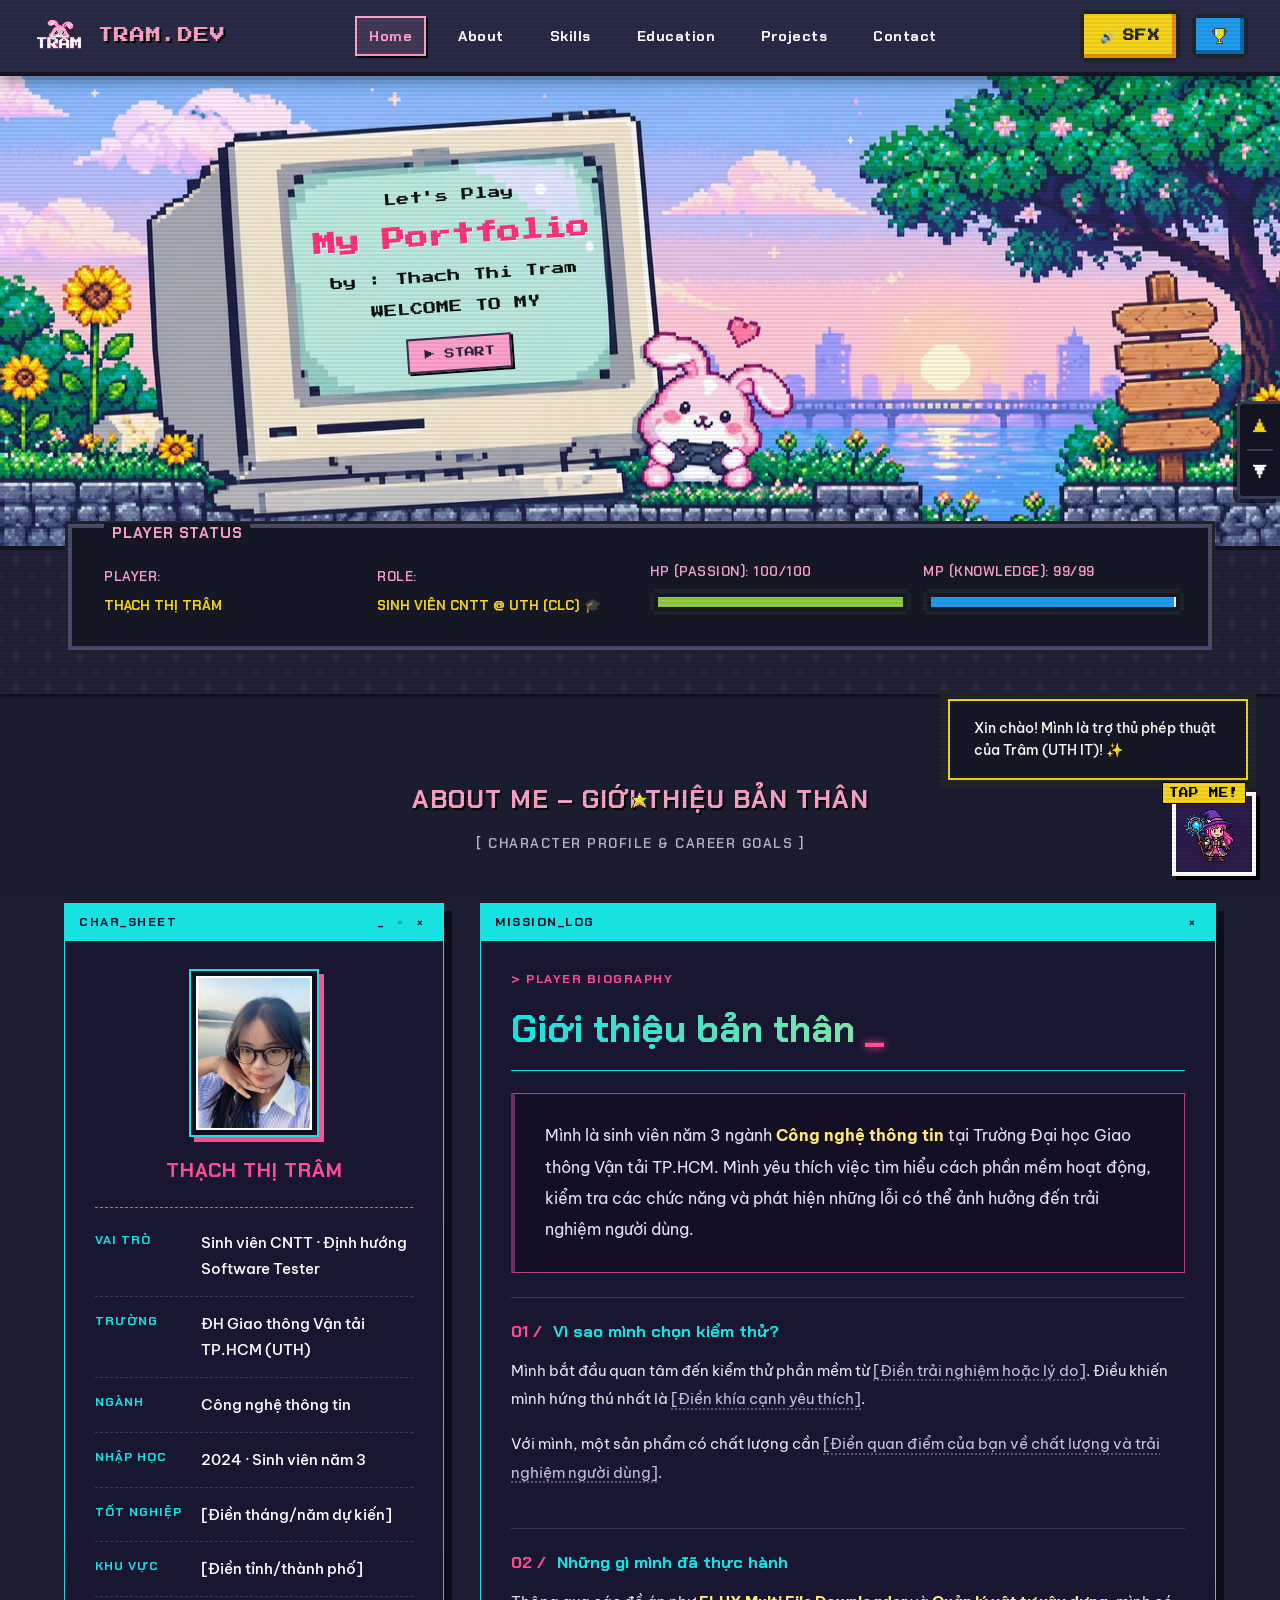
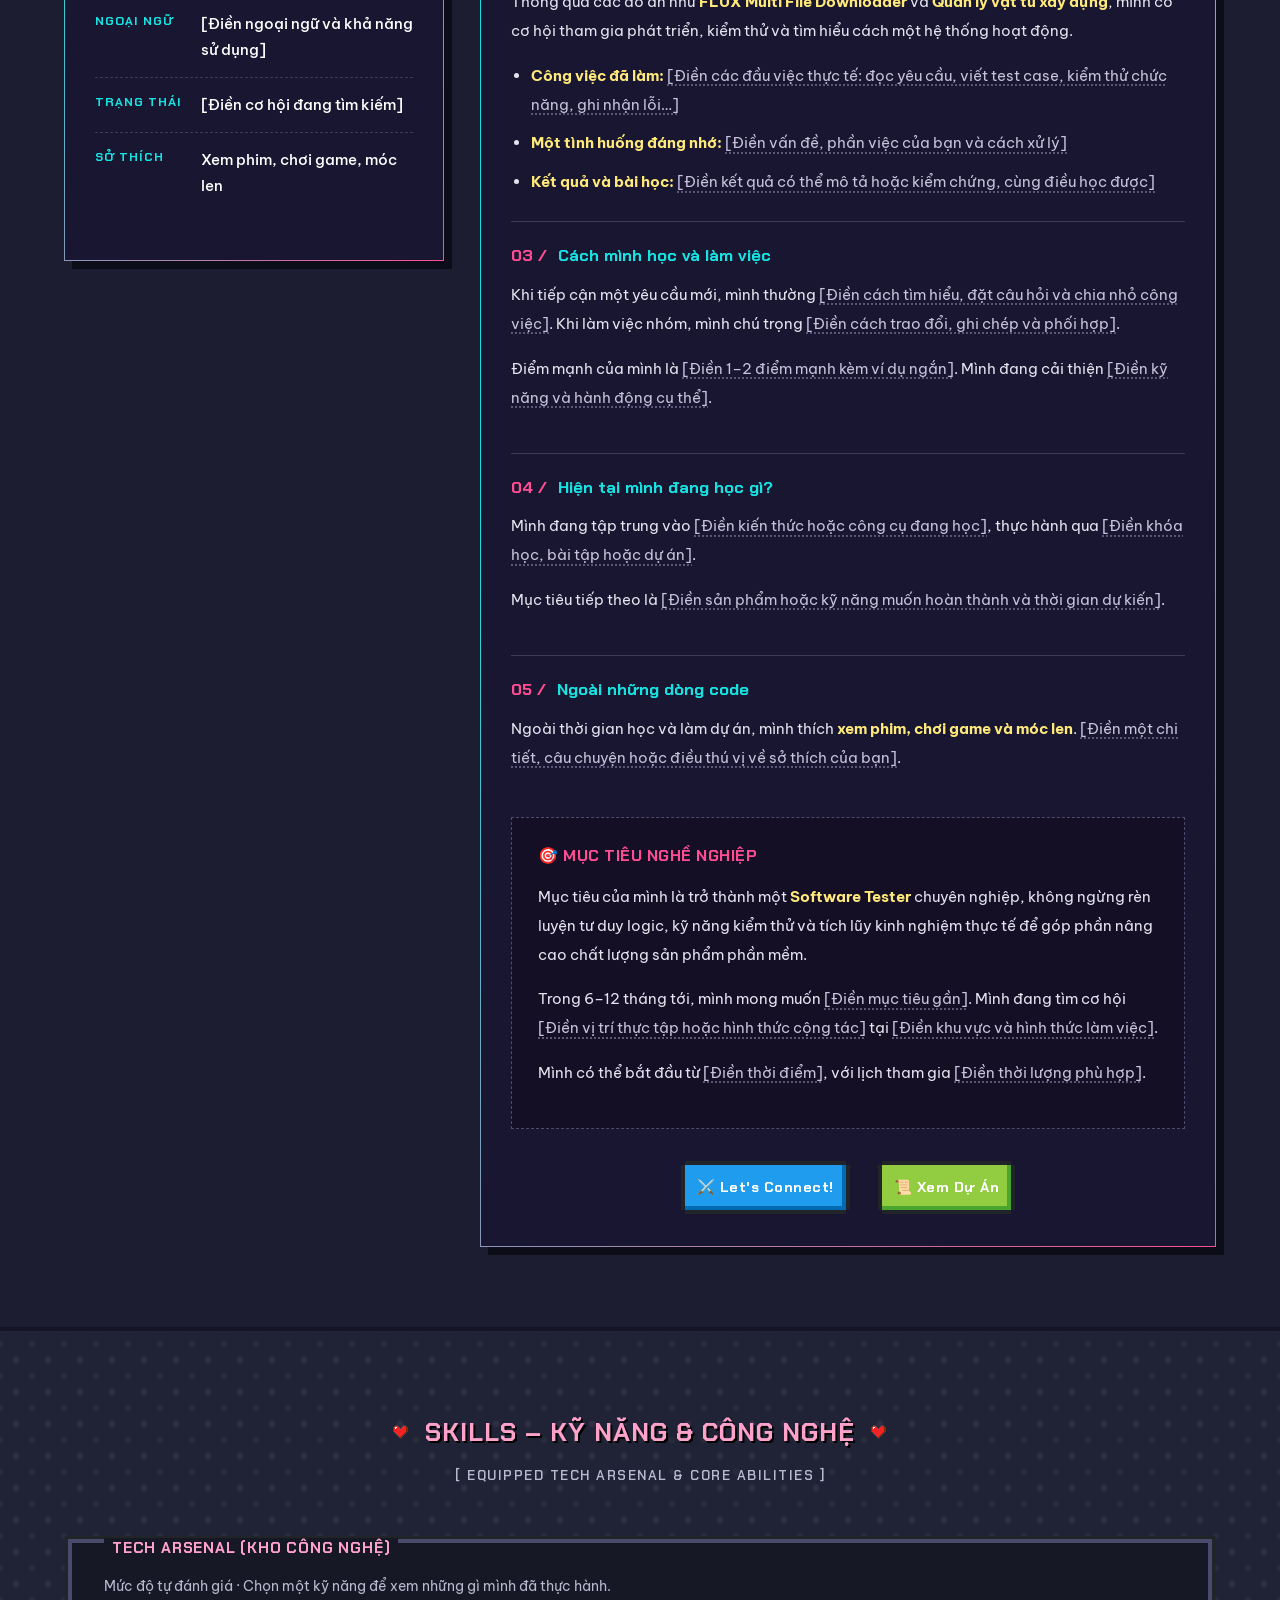
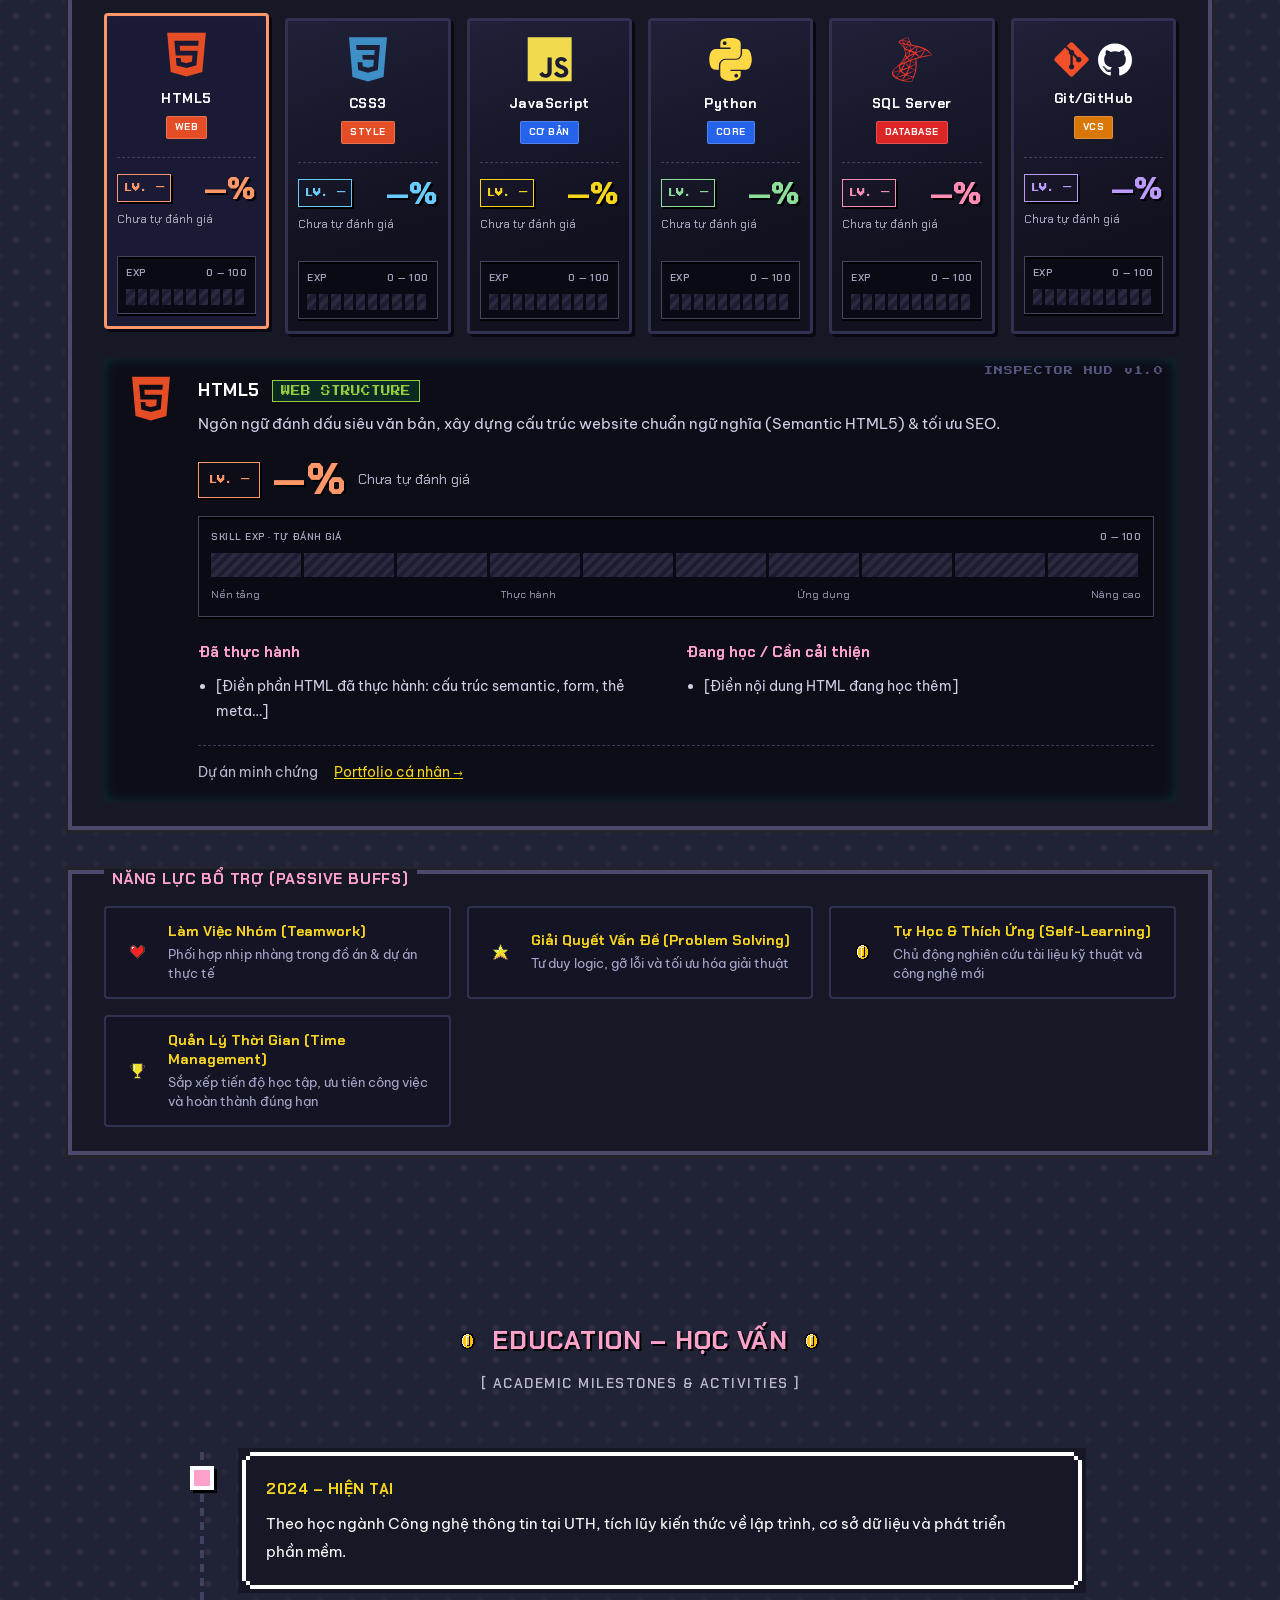
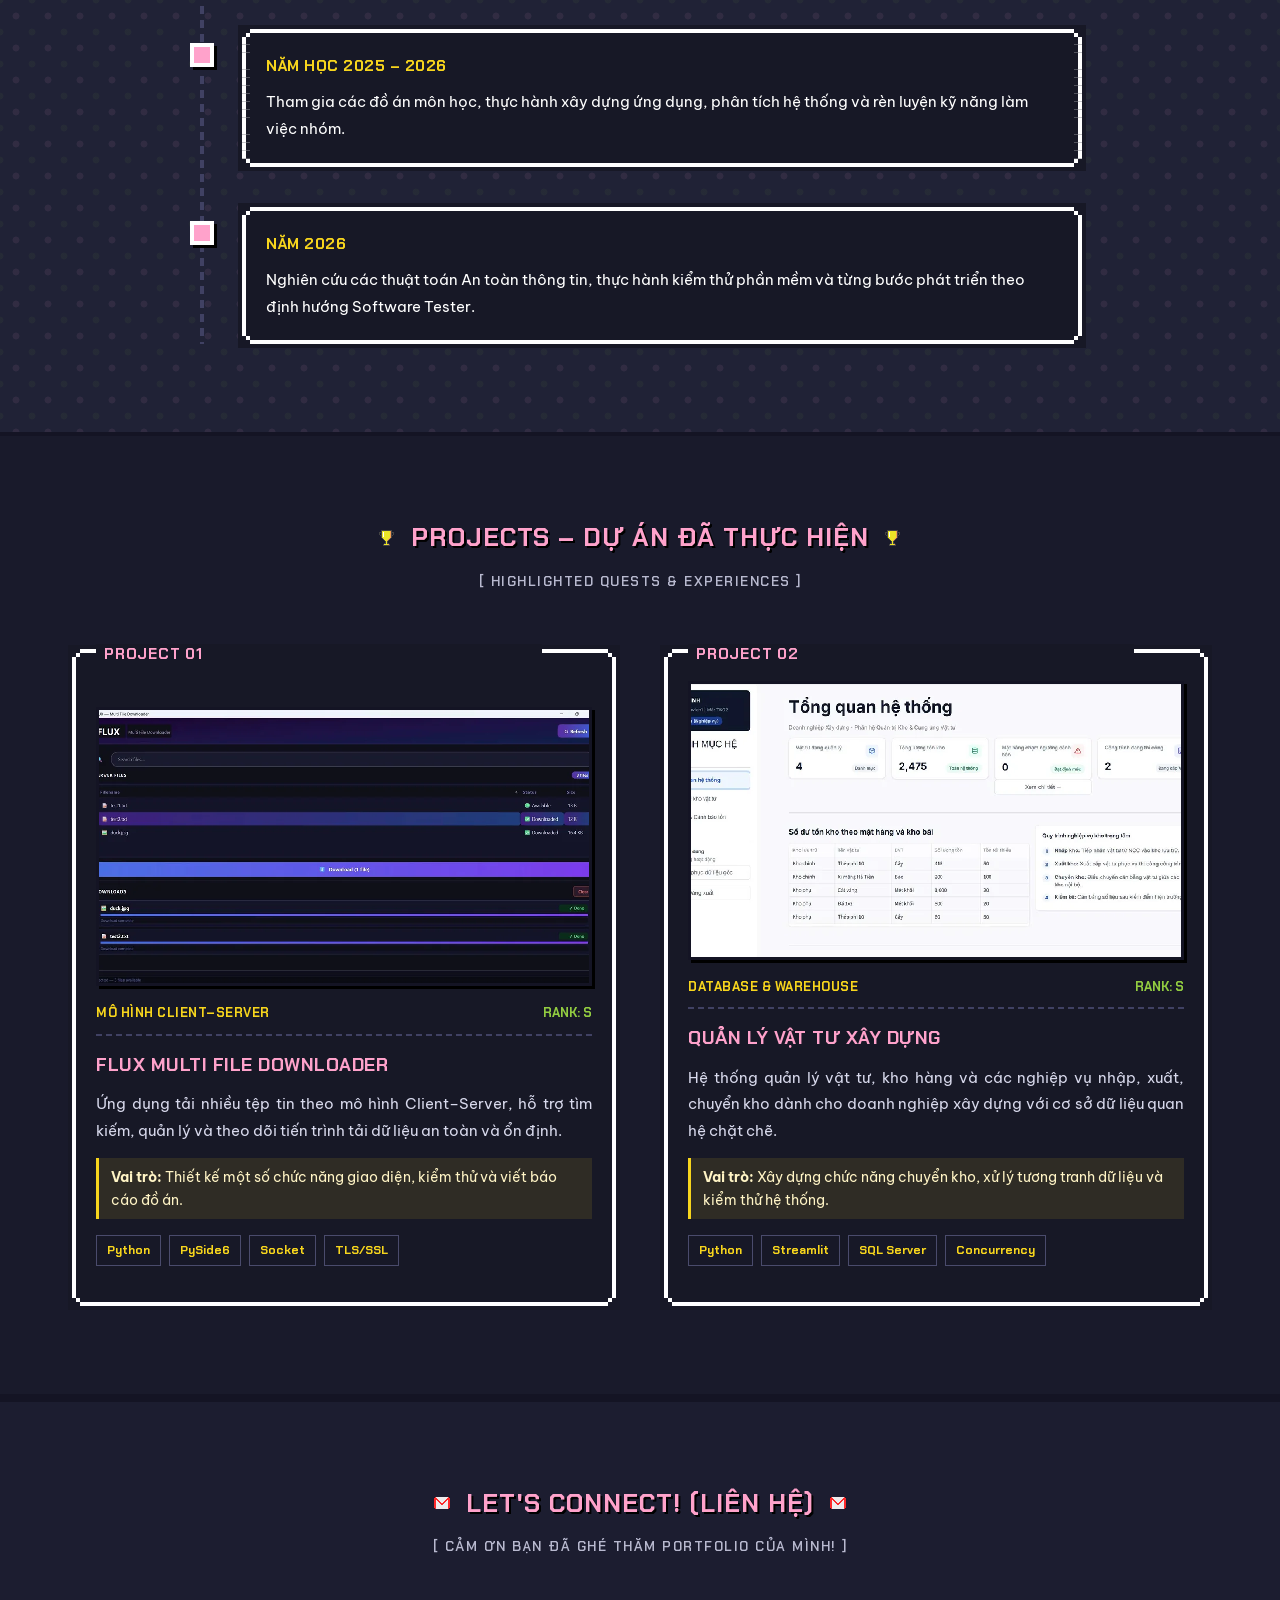
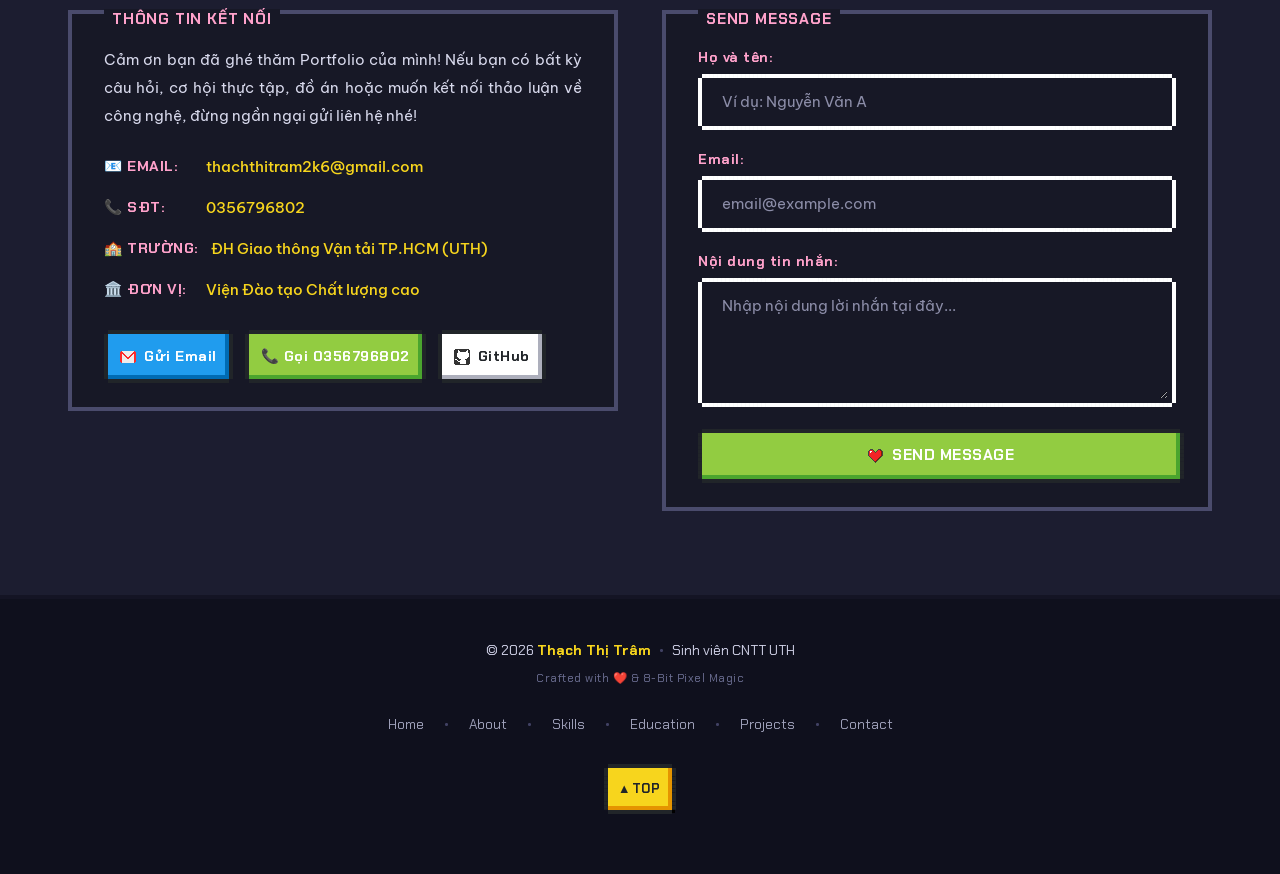
<file: index.html>
<!DOCTYPE html>
<html lang="vi">

<head>
    <meta charset="UTF-8">
    <meta name="viewport" content="width=device-width, initial-scale=1.0">
    <meta name="description" content="Portfolio phong cách game 8-bit NES hoài cổ của Thạch Thị Trâm - Sinh viên Công nghệ thông tin, Đại học Giao thông Vận tải TP.HCM (UTH).">
    <title>Portfolio - Thạch Thị Trâm | UTH IT Student</title>
    
    <!-- Google Fonts with 100% Vietnamese Diacritics Support -->
    <link rel="preconnect" href="https://fonts.googleapis.com">
    <link rel="preconnect" href="https://fonts.gstatic.com" crossorigin>
    <link href="https://fonts.googleapis.com/css2?family=Be+Vietnam+Pro:ital,wght@0,400;0,500;0,600;0,700;1,400&family=Chakra+Petch:ital,wght@0,400;0,600;0,700;1,400&family=Press+Start+2P&display=swap" rel="stylesheet" media="print" onload="this.media='all'">
    
    <link rel="preload" as="image" href="images/background1.webp" imagesrcset="images/background1-768.webp 768w, images/background1-1280.webp 1280w, images/background1.webp 2027w" imagesizes="100vw" fetchpriority="high">

    <!-- CSS Stylesheets -->
    <link rel="stylesheet" href="css/nes.min.css">
    <link rel="stylesheet" href="css/style.css?v=3007d664e2">
</head>

<body>

    <!-- ===================================================
         HEADER / RETRO NAVBAR
         =================================================== -->
    <header class="navbar" id="navbar">
        <a href="#home" class="logo-wrapper">
            <img src="images/logo.webp" width="160" height="106" decoding="async" alt="Logo Tram Dev">
            <span class="logo-brand">TRAM.DEV</span>
        </a>

        <!-- Navigation Links -->
        <nav class="nav-menu" id="nav-menu">
            <a href="#home" class="nav-link active">Home</a>
            <a href="#about" class="nav-link">About</a>
            <a href="#skills" class="nav-link">Skills</a>
            <a href="#education" class="nav-link">Education</a>
            <a href="#projects" class="nav-link">Projects</a>
            <a href="#contact" class="nav-link">Contact</a>
        </nav>

        <!-- Retro Controls & Achievements -->
        <div class="nav-actions">
            <!-- Sound FX Toggle -->
            <button type="button" class="nes-btn is-warning sfx-btn" id="sfx-toggle" title="Bật/Tắt âm thanh 8-bit">
                <span id="sfx-icon">🔊</span> SFX
            </button>

            <!-- Trophy Achievements Modal Button -->
            <button type="button" class="nes-btn is-primary trophy-nav-btn" id="open-trophy-btn" title="Bảng thành tích">
                <i class="nes-icon trophy is-small"></i>
            </button>

            <!-- Mobile Hamburger Toggle -->
            <button type="button" class="nes-btn mobile-menu-toggle" id="mobile-menu-btn" aria-label="Toggle menu">
                ☰
            </button>
        </div>
    </header>

    <!-- ===================================================
         HERO BANNER (PIXEL TV WITH RETRO TYPING ANIMATION)
         =================================================== -->
    <section id="home" class="banner">
        <img class="banner-image" src="images/background1.webp" srcset="images/background1-768.webp 768w, images/background1-1280.webp 1280w, images/background1.webp 2027w" sizes="100vw" width="2027" height="776" alt="" fetchpriority="high" decoding="async">
        <div class="tv-text">
            <p class="line1">Let's Play</p>
            <h1 class="line2">My Portfolio</h1>
            <p class="line3">by : Thach Thi Tram</p>
            <p class="line4">WELCOME TO MY WORLD</p>
            <a href="#about" class="start-btn">▶ START</a>
        </div>

    </section>

    <!-- ===================================================
         RPG STATUS HUD BAR
         =================================================== -->
    <div class="rpg-hud-section">
        <div class="container">
            <div class="nes-container is-dark with-title rpg-hud-card">
                <p class="title">PLAYER STATUS</p>
                <div class="rpg-hud-grid">
                    <div class="hud-stat-item">
                        <span class="hud-label">PLAYER:</span>
                        <span class="hud-value">THẠCH THỊ TRÂM</span>
                    </div>
                    <div class="hud-stat-item">
                        <span class="hud-label">ROLE:</span>
                        <span class="hud-value">SINH VIÊN CNTT @ UTH (CLC) 🎓</span>
                    </div>
                    <div class="hud-stat-item">
                        <span class="hud-label">HP (PASSION): 100/100</span>
                        <progress class="nes-progress is-success" value="100" max="100"></progress>
                    </div>
                    <div class="hud-stat-item">
                        <span class="hud-label">MP (KNOWLEDGE): 99/99</span>
                        <progress class="nes-progress is-primary" value="99" max="100"></progress>
                    </div>
                </div>
            </div>
        </div>
    </div>

    <!-- ===================================================
         SECTION 1: ABOUT ME – GIỚI THIỆU BẢN THÂN
         =================================================== -->
    <section id="about" class="section about-section">
        <div class="container">
            <div class="section-header">
                <h2 class="section-title">
                    <i class="nes-icon star is-small"></i> ABOUT ME – GIỚI THIỆU BẢN THÂN <i class="nes-icon star is-small"></i>
                </h2>
                <p class="section-subtitle">[ CHARACTER PROFILE & CAREER GOALS ]</p>
            </div>

            <div class="about-grid">
                <!-- Window 1: Character sheet -->
                <div class="cyber-window">
                    <div class="cyber-titlebar">
                        <span>CHAR_SHEET</span>
                        <span class="cyber-controls" aria-hidden="true">_ ▫ ×</span>
                    </div>
                    <div class="cyber-body">
                        <div class="avatar-frame">
                            <img src="images/avatar.webp" width="640" height="853" decoding="async" loading="lazy" alt="Avatar Thạch Thị Trâm">
                        </div>
                        <h3 class="character-name">THẠCH THỊ TRÂM</h3>

                        <!-- Điền các phần trong dấu ngoặc vuông; có thể xóa thông tin không muốn công khai.
                             Nếu có chứng chỉ, thêm một dòng theo cùng cấu trúc bên dưới. -->
                        <ul class="equipment-list">
                            <li>
                                <span class="equipment-slot">VAI TRÒ</span>
                                <span class="equipment-item">Sinh viên CNTT · Định hướng Software Tester</span>
                            </li>
                            <li>
                                <span class="equipment-slot">TRƯỜNG</span>
                                <span class="equipment-item">ĐH Giao thông Vận tải TP.HCM (UTH)</span>
                            </li>
                            <li>
                                <span class="equipment-slot">NGÀNH</span>
                                <span class="equipment-item">Công nghệ thông tin</span>
                            </li>
                            <li>
                                <span class="equipment-slot">NHẬP HỌC</span>
                                <span class="equipment-item">2024 · Sinh viên năm 3</span>
                            </li>
                            <li>
                                <span class="equipment-slot">TỐT NGHIỆP</span>
                                <span class="equipment-item">[Điền tháng/năm dự kiến]</span>
                            </li>
                            <li>
                                <span class="equipment-slot">KHU VỰC</span>
                                <span class="equipment-item">[Điền tỉnh/thành phố]</span>
                            </li>
                            <li>
                                <span class="equipment-slot">NGOẠI NGỮ</span>
                                <span class="equipment-item">[Điền ngoại ngữ và khả năng sử dụng]</span>
                            </li>
                            <li>
                                <span class="equipment-slot">TRẠNG THÁI</span>
                                <span class="equipment-item">[Điền cơ hội đang tìm kiếm]</span>
                            </li>
                            <li>
                                <span class="equipment-slot">SỞ THÍCH</span>
                                <span class="equipment-item">Xem phim, chơi game, móc len</span>
                            </li>
                        </ul>
                    </div>
                </div>

                <!-- Window 2: Biography & career goals -->
                <div class="cyber-window">
                    <div class="cyber-titlebar">
                        <span>MISSION_LOG</span>
                        <span class="cyber-controls" aria-hidden="true">×</span>
                    </div>
                    <div class="cyber-body">
                        <p class="bio-kicker">&gt; PLAYER BIOGRAPHY</p>
                        <h3 class="bio-heading"><span class="bio-title">Giới thiệu bản thân</span> <span class="bio-cursor">_</span></h3>

                        <p class="bio-text">
                            Mình là sinh viên năm 3 ngành <strong>Công nghệ thông tin</strong> tại Trường Đại học Giao thông Vận tải TP.HCM. Mình yêu thích việc tìm hiểu cách phần mềm hoạt động, kiểm tra các chức năng và phát hiện những lỗi có thể ảnh hưởng đến trải nghiệm người dùng.
                        </p>

                        <!-- Mẫu nội dung About: thay các phần [Điền ...] bằng trải nghiệm thực tế.
                             Có thể rút gọn hoặc xóa từng article nếu chưa có nội dung phù hợp. -->
                        <div class="about-story">
                            <article class="about-story-block">
                                <h4 class="about-story-title"><span aria-hidden="true">01 /</span> Vì sao mình chọn kiểm thử?</h4>
                                <p>Mình bắt đầu quan tâm đến kiểm thử phần mềm từ <span class="template-field">[Điền trải nghiệm hoặc lý do]</span>. Điều khiến mình hứng thú nhất là <span class="template-field">[Điền khía cạnh yêu thích]</span>.</p>
                                <p>Với mình, một sản phẩm có chất lượng cần <span class="template-field">[Điền quan điểm của bạn về chất lượng và trải nghiệm người dùng]</span>.</p>
                            </article>

                            <article class="about-story-block">
                                <h4 class="about-story-title"><span aria-hidden="true">02 /</span> Những gì mình đã thực hành</h4>
                                <p>Thông qua các đồ án như <strong>FLUX Multi File Downloader</strong> và <strong>Quản lý vật tư xây dựng</strong>, mình có cơ hội tham gia phát triển, kiểm thử và tìm hiểu cách một hệ thống hoạt động.</p>
                                <ul class="about-practice-list">
                                    <li><strong>Công việc đã làm:</strong> <span class="template-field">[Điền các đầu việc thực tế: đọc yêu cầu, viết test case, kiểm thử chức năng, ghi nhận lỗi…]</span></li>
                                    <li><strong>Một tình huống đáng nhớ:</strong> <span class="template-field">[Điền vấn đề, phần việc của bạn và cách xử lý]</span></li>
                                    <li><strong>Kết quả và bài học:</strong> <span class="template-field">[Điền kết quả có thể mô tả hoặc kiểm chứng, cùng điều học được]</span></li>
                                </ul>
                            </article>

                            <article class="about-story-block">
                                <h4 class="about-story-title"><span aria-hidden="true">03 /</span> Cách mình học và làm việc</h4>
                                <p>Khi tiếp cận một yêu cầu mới, mình thường <span class="template-field">[Điền cách tìm hiểu, đặt câu hỏi và chia nhỏ công việc]</span>. Khi làm việc nhóm, mình chú trọng <span class="template-field">[Điền cách trao đổi, ghi chép và phối hợp]</span>.</p>
                                <p>Điểm mạnh của mình là <span class="template-field">[Điền 1–2 điểm mạnh kèm ví dụ ngắn]</span>. Mình đang cải thiện <span class="template-field">[Điền kỹ năng và hành động cụ thể]</span>.</p>
                            </article>

                            <article class="about-story-block">
                                <h4 class="about-story-title"><span aria-hidden="true">04 /</span> Hiện tại mình đang học gì?</h4>
                                <p>Mình đang tập trung vào <span class="template-field">[Điền kiến thức hoặc công cụ đang học]</span>, thực hành qua <span class="template-field">[Điền khóa học, bài tập hoặc dự án]</span>.</p>
                                <p>Mục tiêu tiếp theo là <span class="template-field">[Điền sản phẩm hoặc kỹ năng muốn hoàn thành và thời gian dự kiến]</span>.</p>
                            </article>

                            <article class="about-story-block">
                                <h4 class="about-story-title"><span aria-hidden="true">05 /</span> Ngoài những dòng code</h4>
                                <p>Ngoài thời gian học và làm dự án, mình thích <strong>xem phim, chơi game và móc len</strong>. <span class="template-field">[Điền một chi tiết, câu chuyện hoặc điều thú vị về sở thích của bạn]</span>.</p>
                            </article>
                        </div>

                        <div class="career-goals-box">
                            <p class="career-goals-header">🎯 MỤC TIÊU NGHỀ NGHIỆP</p>
                            <p class="career-goal-desc">
                                Mục tiêu của mình là trở thành một <strong>Software Tester</strong> chuyên nghiệp, không ngừng rèn luyện tư duy logic, kỹ năng kiểm thử và tích lũy kinh nghiệm thực tế để góp phần nâng cao chất lượng sản phẩm phần mềm.
                            </p>
                            <p class="career-goal-desc">
                                Trong 6–12 tháng tới, mình mong muốn <span class="template-field">[Điền mục tiêu gần]</span>. Mình đang tìm cơ hội <span class="template-field">[Điền vị trí thực tập hoặc hình thức cộng tác]</span> tại <span class="template-field">[Điền khu vực và hình thức làm việc]</span>.
                            </p>
                            <p class="career-goal-desc">
                                Mình có thể bắt đầu từ <span class="template-field">[Điền thời điểm]</span>, với lịch tham gia <span class="template-field">[Điền thời lượng phù hợp]</span>.
                            </p>
                        </div>

                        <div class="about-cta-btns">
                            <a href="#contact" class="nes-btn is-primary">⚔️ Let's Connect!</a>
                            <a href="#projects" class="nes-btn is-success">📜 Xem Dự Án</a>
                        </div>
                    </div>
                </div>
            </div>
        </div>
    </section>

    <!-- ===================================================
         SECTION 2: SKILLS – KỸ NĂNG & CÔNG NGHỆ
         =================================================== -->
    <section id="skills" class="section skills-section">
        <div class="container">
            <div class="section-header">
                <h2 class="section-title">
                    <i class="nes-icon heart is-small"></i> SKILLS – KỸ NĂNG & CÔNG NGHỆ <i class="nes-icon heart is-small"></i>
                </h2>
                <p class="section-subtitle">[ EQUIPPED TECH ARSENAL & CORE ABILITIES ]</p>
            </div>

            <div class="skills-layout">
                <!-- Main Tech Arsenal Container (Icon Grid) -->
                <div class="nes-container with-title is-dark skills-main-card">
                    <p class="title">TECH ARSENAL (KHO CÔNG NGHỆ)</p>
                    
                    <!-- Điền data-level bằng số 0–100, ví dụ data-level="60".
                         Để trống nếu chưa tự đánh giá. Sửa data-known và data-learning;
                         dùng dấu | để tách nhiều ý. Sửa data-evidence-title/url để đổi minh chứng. -->
                    <p class="skills-note">Mức độ tự đánh giá · Chọn một kỹ năng để xem những gì mình đã thực hành.</p>
                    <div class="tech-grid">
                        <!-- HTML5 -->
                        <button type="button" class="tech-slot is-active" data-tech="HTML5" data-tag="WEB STRUCTURE" data-desc="Ngôn ngữ đánh dấu siêu văn bản, xây dựng cấu trúc website chuẩn ngữ nghĩa (Semantic HTML5) & tối ưu SEO." data-level="" data-known="[Điền phần HTML đã thực hành: cấu trúc semantic, form, thẻ meta…]" data-learning="[Điền nội dung HTML đang học thêm]" data-evidence-title="Portfolio cá nhân" data-evidence-url="#home" aria-pressed="true" aria-controls="tech-inspector">
                            <span class="tech-icon-box">
                                <img class="tech-svg" src="images/icons/html5-plain.svg" alt="" width="64" height="64" loading="lazy" decoding="async">
                            </span>
                            <span class="tech-name">HTML5</span>
                            <span class="tech-badge is-web">WEB</span>
                            <span class="skill-rating">
                                <span class="skill-rank" aria-hidden="true">LV. —</span>
                                <span class="skill-percent">—%</span>
                                <span class="skill-level">Chưa tự đánh giá</span>
                            </span>
                            <span class="skill-meter" data-rated="false">
                                <span class="skill-meter-caption" aria-hidden="true"><span>EXP</span><span>0 — 100</span></span>
                                <span class="skill-meter-track" aria-hidden="true"><span class="skill-meter-fill"></span></span>
                                <progress class="skill-progress" value="0" max="100" aria-label="Mức độ tự đánh giá HTML5" aria-valuetext="Chưa tự đánh giá"></progress>
                            </span>
                        </button>

                        <!-- CSS3 -->
                        <button type="button" class="tech-slot" data-tech="CSS3" data-tag="STYLING & DESIGN" data-desc="Tạo kiểu giao diện, layout Flexbox / Grid, hiệu ứng động keyframe & thiết kế Responsive thích ứng đa màn hình." data-level="" data-known="[Điền phần CSS đã thực hành: Flexbox, Grid, responsive, animation…]" data-learning="[Điền nội dung CSS đang học thêm]" data-evidence-title="Portfolio cá nhân" data-evidence-url="#home" aria-pressed="false" aria-controls="tech-inspector">
                            <span class="tech-icon-box">
                                <img class="tech-svg" src="images/icons/css3-plain.svg" alt="" width="64" height="64" loading="lazy" decoding="async">
                            </span>
                            <span class="tech-name">CSS3</span>
                            <span class="tech-badge is-web">STYLE</span>
                            <span class="skill-rating">
                                <span class="skill-rank" aria-hidden="true">LV. —</span>
                                <span class="skill-percent">—%</span>
                                <span class="skill-level">Chưa tự đánh giá</span>
                            </span>
                            <span class="skill-meter" data-rated="false">
                                <span class="skill-meter-caption" aria-hidden="true"><span>EXP</span><span>0 — 100</span></span>
                                <span class="skill-meter-track" aria-hidden="true"><span class="skill-meter-fill"></span></span>
                                <progress class="skill-progress" value="0" max="100" aria-label="Mức độ tự đánh giá CSS3" aria-valuetext="Chưa tự đánh giá"></progress>
                            </span>
                        </button>

                        <!-- JavaScript (Cơ bản) -->
                        <button type="button" class="tech-slot" data-tech="JavaScript (Cơ bản)" data-tag="CORE SCRIPTING" data-desc="Lập trình logic xử lý sự kiện người dùng, tương tác DOM, hiệu ứng âm thanh Web Audio API & lập trình bất đồng bộ." data-level="" data-known="[Điền phần JavaScript đã thực hành: DOM, sự kiện, xử lý form…]" data-learning="[Điền nội dung JavaScript đang học thêm]" data-evidence-title="Portfolio cá nhân" data-evidence-url="#home" aria-pressed="false" aria-controls="tech-inspector">
                            <span class="tech-icon-box">
                                <img class="tech-svg" src="images/icons/javascript-plain.svg" alt="" width="64" height="64" loading="lazy" decoding="async">
                            </span>
                            <span class="tech-name">JavaScript</span>
                            <span class="tech-badge is-code">CƠ BẢN</span>
                            <span class="skill-rating">
                                <span class="skill-rank" aria-hidden="true">LV. —</span>
                                <span class="skill-percent">—%</span>
                                <span class="skill-level">Chưa tự đánh giá</span>
                            </span>
                            <span class="skill-meter" data-rated="false">
                                <span class="skill-meter-caption" aria-hidden="true"><span>EXP</span><span>0 — 100</span></span>
                                <span class="skill-meter-track" aria-hidden="true"><span class="skill-meter-fill"></span></span>
                                <progress class="skill-progress" value="0" max="100" aria-label="Mức độ tự đánh giá JavaScript (Cơ bản)" aria-valuetext="Chưa tự đánh giá"></progress>
                            </span>
                        </button>

                        <!-- Python -->
                        <button type="button" class="tech-slot" data-tech="Python" data-tag="MAIN LANGUAGE" data-desc="Ngôn ngữ lập trình chính xây dựng phần mềm tải tệp đa luồng FLUX, giao diện Tkinter & mạng Socket Client-Server." data-level="" data-known="[Điền phần Python đã thực hành: xử lý tệp, giao diện, socket…]" data-learning="[Điền nội dung Python đang học thêm]" data-evidence-title="FLUX Multi File Downloader" data-evidence-url="#projects" aria-pressed="false" aria-controls="tech-inspector">
                            <span class="tech-icon-box">
                                <img class="tech-svg" src="images/icons/python-plain.svg" alt="" width="64" height="64" loading="lazy" decoding="async">
                            </span>
                            <span class="tech-name">Python</span>
                            <span class="tech-badge is-code">CORE</span>
                            <span class="skill-rating">
                                <span class="skill-rank" aria-hidden="true">LV. —</span>
                                <span class="skill-percent">—%</span>
                                <span class="skill-level">Chưa tự đánh giá</span>
                            </span>
                            <span class="skill-meter" data-rated="false">
                                <span class="skill-meter-caption" aria-hidden="true"><span>EXP</span><span>0 — 100</span></span>
                                <span class="skill-meter-track" aria-hidden="true"><span class="skill-meter-fill"></span></span>
                                <progress class="skill-progress" value="0" max="100" aria-label="Mức độ tự đánh giá Python" aria-valuetext="Chưa tự đánh giá"></progress>
                            </span>
                        </button>

                        <!-- Microsoft SQL Server -->
                        <button type="button" class="tech-slot" data-tech="SQL Server" data-tag="RELATIONAL DATABASE" data-desc="Hệ quản trị cơ sở dữ liệu quan hệ, thiết kế lược đồ ERD, viết truy vấn SQL phức tạp, Stored Procedure & Trigger." data-level="" data-known="[Điền phần SQL đã thực hành: JOIN, Stored Procedure, Trigger…]" data-learning="[Điền nội dung SQL đang học thêm]" data-evidence-title="Quản lý vật tư xây dựng" data-evidence-url="#projects" aria-pressed="false" aria-controls="tech-inspector">
                            <span class="tech-icon-box">
                                <img class="tech-svg" src="images/icons/microsoftsqlserver-plain.svg" alt="" width="64" height="64" loading="lazy" decoding="async">
                            </span>
                            <span class="tech-name">SQL Server</span>
                            <span class="tech-badge is-db">DATABASE</span>
                            <span class="skill-rating">
                                <span class="skill-rank" aria-hidden="true">LV. —</span>
                                <span class="skill-percent">—%</span>
                                <span class="skill-level">Chưa tự đánh giá</span>
                            </span>
                            <span class="skill-meter" data-rated="false">
                                <span class="skill-meter-caption" aria-hidden="true"><span>EXP</span><span>0 — 100</span></span>
                                <span class="skill-meter-track" aria-hidden="true"><span class="skill-meter-fill"></span></span>
                                <progress class="skill-progress" value="0" max="100" aria-label="Mức độ tự đánh giá SQL Server" aria-valuetext="Chưa tự đánh giá"></progress>
                            </span>
                        </button>

                        <!-- Git / GitHub -->
                        <button type="button" class="tech-slot" data-tech="Git / GitHub" data-tag="VERSION CONTROL" data-desc="Hệ thống quản lý phiên bản Git, lưu trữ kho mã nguồn cá nhân, theo dõi lịch sử commit và làm việc nhóm qua GitHub." data-level="" data-known="[Điền thao tác Git đã sử dụng: commit, branch, merge…]" data-learning="[Điền nội dung Git đang học thêm]" data-evidence-title="GitHub cá nhân" data-evidence-url="https://github.com/trawm06" aria-pressed="false" aria-controls="tech-inspector">
                            <span class="tech-icon-box git-github-box">
                                <img class="tech-svg" src="images/icons/git-plain.svg" alt="" width="64" height="64" loading="lazy" decoding="async">
                                <img class="tech-svg" src="images/icons/github-original.svg" alt="" width="64" height="64" loading="lazy" decoding="async">
                            </span>
                            <span class="tech-name">Git/GitHub</span>
                            <span class="tech-badge is-tool">VCS</span>
                            <span class="skill-rating">
                                <span class="skill-rank" aria-hidden="true">LV. —</span>
                                <span class="skill-percent">—%</span>
                                <span class="skill-level">Chưa tự đánh giá</span>
                            </span>
                            <span class="skill-meter" data-rated="false">
                                <span class="skill-meter-caption" aria-hidden="true"><span>EXP</span><span>0 — 100</span></span>
                                <span class="skill-meter-track" aria-hidden="true"><span class="skill-meter-fill"></span></span>
                                <progress class="skill-progress" value="0" max="100" aria-label="Mức độ tự đánh giá Git / GitHub" aria-valuetext="Chưa tự đánh giá"></progress>
                            </span>
                        </button>
                    </div>

                    <!-- RPG Item Inspector HUD -->
                    <div class="tech-inspector-hud" id="tech-inspector">
                        <div class="inspector-icon" id="inspector-icon">
                            <img class="tech-svg" src="images/icons/html5-plain.svg" alt="" width="64" height="64" loading="lazy" decoding="async">
                        </div>
                        <div class="inspector-content">
                            <div class="inspector-header">
                                <span class="inspector-title" id="inspector-name">HTML5</span>
                                <span class="inspector-status" id="inspector-status">WEB STRUCTURE</span>
                            </div>
                            <p class="inspector-desc" id="inspector-desc">
                                Ngôn ngữ đánh dấu siêu văn bản, xây dựng cấu trúc website chuẩn ngữ nghĩa (Semantic HTML5) & tối ưu SEO.
                            </p>
                            <div class="inspector-rating">
                                <span class="skill-rank" aria-hidden="true">LV. —</span>
                                <span id="inspector-percent">—%</span>
                                <span id="inspector-level">Chưa tự đánh giá</span>
                            </div>
                            <div class="skill-meter skill-meter-large" data-rated="false">
                                <span class="skill-meter-caption" aria-hidden="true"><span>SKILL EXP · TỰ ĐÁNH GIÁ</span><span>0 — 100</span></span>
                                <span class="skill-meter-track" aria-hidden="true"><span class="skill-meter-fill"></span></span>
                                <progress id="inspector-progress" class="skill-progress" value="0" max="100" aria-label="Mức độ tự đánh giá của kỹ năng đang chọn" aria-valuetext="Chưa tự đánh giá"></progress>
                                <span class="skill-meter-scale" aria-hidden="true"><span>Nền tảng</span><span>Thực hành</span><span>Ứng dụng</span><span>Nâng cao</span></span>
                            </div>
                            <div class="inspector-details">
                                <div>
                                    <h4>Đã thực hành</h4>
                                    <ul id="inspector-known"><li>[Điền phần HTML đã thực hành: cấu trúc semantic, form, thẻ meta…]</li></ul>
                                </div>
                                <div>
                                    <h4>Đang học / Cần cải thiện</h4>
                                    <ul id="inspector-learning"><li>[Điền nội dung HTML đang học thêm]</li></ul>
                                </div>
                            </div>
                            <div class="inspector-evidence">
                                <span>Dự án minh chứng</span>
                                <a id="inspector-evidence" href="#home">Portfolio cá nhân →</a>
                            </div>
                        </div>
                    </div>
                </div>

                <!-- Secondary Card: Passive Traits & Soft Skills -->
                <div class="nes-container with-title is-dark skills-sub-card">
                    <p class="title">NĂNG LỰC BỔ TRỢ (PASSIVE BUFFS)</p>
                    
                    <div class="perks-list">
                        <div class="perk-item">
                            <div class="perk-icon">
                                <i class="nes-icon is-small heart"></i>
                            </div>
                            <div class="perk-info">
                                <span class="perk-name">Làm Việc Nhóm (Teamwork)</span>
                                <span class="perk-tag">Phối hợp nhịp nhàng trong đồ án & dự án thực tế</span>
                            </div>
                        </div>

                        <div class="perk-item">
                            <div class="perk-icon">
                                <i class="nes-icon is-small star"></i>
                            </div>
                            <div class="perk-info">
                                <span class="perk-name">Giải Quyết Vấn Đề (Problem Solving)</span>
                                <span class="perk-tag">Tư duy logic, gỡ lỗi và tối ưu hóa giải thuật</span>
                            </div>
                        </div>

                        <div class="perk-item">
                            <div class="perk-icon">
                                <i class="nes-icon is-small coin"></i>
                            </div>
                            <div class="perk-info">
                                <span class="perk-name">Tự Học & Thích Ứng (Self-Learning)</span>
                                <span class="perk-tag">Chủ động nghiên cứu tài liệu kỹ thuật và công nghệ mới</span>
                            </div>
                        </div>

                        <div class="perk-item">
                            <div class="perk-icon">
                                <i class="nes-icon is-small trophy"></i>
                            </div>
                            <div class="perk-info">
                                <span class="perk-name">Quản Lý Thời Gian (Time Management)</span>
                                <span class="perk-tag">Sắp xếp tiến độ học tập, ưu tiên công việc và hoàn thành đúng hạn</span>
                            </div>
                        </div>
                    </div>
                </div>
            </div>
        </div>
    </section>

    <!-- ===================================================
         SECTION 3: EDUCATION – HỌC VẤN
         =================================================== -->
    <section id="education" class="section education-section">
        <div class="container">
            <div class="section-header">
                <h2 class="section-title">
                    <i class="nes-icon coin is-small"></i> EDUCATION – HỌC VẤN <i class="nes-icon coin is-small"></i>
                </h2>
                <p class="section-subtitle">[ ACADEMIC MILESTONES & ACTIVITIES ]</p>
            </div>

            <div class="timeline-list">
                <div class="timeline-item">
                    <span class="timeline-marker"></span>
                    <div class="nes-container is-rounded is-dark timeline-card">
                        <span class="timeline-time">2024 – HIỆN TẠI</span>
                        <p class="timeline-desc">Theo học ngành Công nghệ thông tin tại UTH, tích lũy kiến thức về lập trình, cơ sở dữ liệu và phát triển phần mềm.</p>
                    </div>
                </div>

                <div class="timeline-item">
                    <span class="timeline-marker"></span>
                    <div class="nes-container is-rounded is-dark timeline-card">
                        <span class="timeline-time">NĂM HỌC 2025 – 2026</span>
                        <p class="timeline-desc">Tham gia các đồ án môn học, thực hành xây dựng ứng dụng, phân tích hệ thống và rèn luyện kỹ năng làm việc nhóm.</p>
                    </div>
                </div>

                <div class="timeline-item">
                    <span class="timeline-marker"></span>
                    <div class="nes-container is-rounded is-dark timeline-card">
                        <span class="timeline-time">NĂM 2026</span>
                        <p class="timeline-desc">Nghiên cứu các thuật toán An toàn thông tin, thực hành kiểm thử phần mềm và từng bước phát triển theo định hướng Software Tester.</p>
                    </div>
                </div>
            </div>
        </div>
    </section>

    <!-- ===================================================
         SECTION 4: PROJECTS – DỰ ÁN
         =================================================== -->
    <section id="projects" class="section projects-section">
        <div class="container">
            <div class="section-header">
                <h2 class="section-title">
                    <i class="nes-icon trophy is-small"></i> PROJECTS – DỰ ÁN ĐÃ THỰC HIỆN <i class="nes-icon trophy is-small"></i>
                </h2>
                <p class="section-subtitle">[ HIGHLIGHTED QUESTS & EXPERIENCES ]</p>
            </div>

            <div class="projects-grid" id="projects-container">
                <!-- Project 01: FLUX Multi File Downloader -->
                <div class="nes-container with-title is-rounded is-dark quest-card">
                    <p class="title">PROJECT 01</p>
                    <div>
                        <!-- Project Screenshot -->
                        <div class="quest-img-wrapper">
                            <img src="images/project_flux.webp" width="1000" height="531" decoding="async" loading="lazy" alt="Ảnh giao diện FLUX Multi File Downloader">
                        </div>

                        <div class="quest-header">
                            <span class="quest-rank">MÔ HÌNH CLIENT–SERVER</span>
                            <span class="quest-exp">RANK: S</span>
                        </div>
                        <h3 class="quest-title">FLUX MULTI FILE DOWNLOADER</h3>
                        
                        <p class="quest-desc">
                            Ứng dụng tải nhiều tệp tin theo mô hình Client–Server, hỗ trợ tìm kiếm, quản lý và theo dõi tiến trình tải dữ liệu an toàn và ổn định.
                        </p>

                        <div class="quest-role">
                            <strong>Vai trò:</strong> Thiết kế một số chức năng giao diện, kiểm thử và viết báo cáo đồ án.
                        </div>

                        <div class="quest-tags">
                            <span class="quest-tag">Python</span>
                            <span class="quest-tag">PySide6</span>
                            <span class="quest-tag">Socket</span>
                            <span class="quest-tag">TLS/SSL</span>
                        </div>
                    </div>
                </div>

                <!-- Project 02: Quản Lý Vật Tư Xây Dựng -->
                <div class="nes-container with-title is-rounded is-dark quest-card">
                    <p class="title">PROJECT 02</p>
                    <div>
                        <!-- Project Screenshot -->
                        <div class="quest-img-wrapper">
                            <img src="images/project_inventory.webp" width="1000" height="468" decoding="async" loading="lazy" alt="Ảnh giao diện Quản Lý Vật Tư Xây Dựng">
                        </div>

                        <div class="quest-header">
                            <span class="quest-rank">DATABASE & WAREHOUSE</span>
                            <span class="quest-exp">RANK: S</span>
                        </div>
                        <h3 class="quest-title">QUẢN LÝ VẬT TƯ XÂY DỰNG</h3>
                        
                        <p class="quest-desc">
                            Hệ thống quản lý vật tư, kho hàng và các nghiệp vụ nhập, xuất, chuyển kho dành cho doanh nghiệp xây dựng với cơ sở dữ liệu quan hệ chặt chẽ.
                        </p>

                        <div class="quest-role">
                            <strong>Vai trò:</strong> Xây dựng chức năng chuyển kho, xử lý tương tranh dữ liệu và kiểm thử hệ thống.
                        </div>

                        <div class="quest-tags">
                            <span class="quest-tag">Python</span>
                            <span class="quest-tag">Streamlit</span>
                            <span class="quest-tag">SQL Server</span>
                            <span class="quest-tag">Concurrency</span>
                        </div>
                    </div>
                </div>
            </div>
        </div>
    </section>

    <!-- ===================================================
         SECTION 6: CONTACT – LIÊN HỆ
         =================================================== -->
    <section id="contact" class="section contact-section">
        <div class="container">
            <div class="section-header">
                <h2 class="section-title">
                    <i class="nes-icon gmail is-small"></i> LET'S CONNECT! (LIÊN HỆ) <i class="nes-icon gmail is-small"></i>
                </h2>
                <p class="section-subtitle">[ CẢM ƠN BẠN ĐÃ GHÉ THĂM PORTFOLIO CỦA MÌNH! ]</p>
            </div>

            <div class="contact-grid">
                <!-- Contact Channels -->
                <div class="nes-container with-title is-dark guild-card">
                    <p class="title">THÔNG TIN KẾT NỐI</p>
                    <p class="guild-message">
                        Cảm ơn bạn đã ghé thăm Portfolio của mình! Nếu bạn có bất kỳ câu hỏi, cơ hội thực tập, đồ án hoặc muốn kết nối thảo luận về công nghệ, đừng ngần ngại gửi liên hệ nhé!
                    </p>
                    <ul class="contact-channels">
                        <li class="channel-item">
                            <span class="channel-label">📧 EMAIL:</span>
                            <span class="channel-val">thachthitram2k6@gmail.com</span>
                        </li>
                        <li class="channel-item">
                            <span class="channel-label">📞 SĐT:</span>
                            <span class="channel-val">0356796802</span>
                        </li>
                        <li class="channel-item">
                            <span class="channel-label">🏫 TRƯỜNG:</span>
                            <span class="channel-val">ĐH Giao thông Vận tải TP.HCM (UTH)</span>
                        </li>
                        <li class="channel-item">
                            <span class="channel-label">🏛️ ĐƠN VỊ:</span>
                            <span class="channel-val">Viện Đào tạo Chất lượng cao</span>
                        </li>
                    </ul>

                    <div class="social-btns">
                        <a href="mailto:thachthitram2k6@gmail.com" class="nes-btn is-primary">
                            <i class="nes-icon gmail is-small"></i> Gửi Email
                        </a>
                        <a href="tel:0356796802" class="nes-btn is-success">
                            📞 Gọi 0356796802
                        </a>
                        <a href="https://github.com/trawm06" target="_blank" rel="noopener noreferrer" class="nes-btn">
                            <i class="nes-icon github is-small"></i> GitHub
                        </a>
                    </div>
                </div>

                <!-- Contact Form -->
                <div class="nes-container with-title is-dark form-card">
                    <p class="title">SEND MESSAGE</p>
                    <form id="retro-contact-form" class="contact-form" novalidate>
                        <div class="nes-field">
                            <label for="contact-name">Họ và tên:</label>
                            <input type="text" id="contact-name" class="nes-input is-dark" placeholder="Ví dụ: Nguyễn Văn A">
                            <span class="field-error" id="name-error"></span>
                        </div>

                        <div class="nes-field">
                            <label for="contact-email">Email:</label>
                            <input type="email" id="contact-email" class="nes-input is-dark" placeholder="email@example.com">
                            <span class="field-error" id="email-error"></span>
                        </div>

                        <div class="nes-field">
                            <label for="contact-message">Nội dung tin nhắn:</label>
                            <textarea id="contact-message" class="nes-textarea is-dark" placeholder="Nhập nội dung lời nhắn tại đây..." rows="4"></textarea>
                            <span class="field-error" id="message-error"></span>
                        </div>

                        <button type="submit" class="nes-btn is-success">
                            <i class="nes-icon heart is-small"></i> SEND MESSAGE
                        </button>
                        <div class="form-feedback" id="form-feedback"></div>
                    </form>
                </div>
            </div>
        </div>
    </section>

    <!-- ===================================================
         INTERACTIVE CORNER MASCOT COMPANION
         =================================================== -->
    <div class="mascot-companion" id="mascot-companion">
        <div class="nes-balloon from-right is-dark mascot-balloon" id="mascot-balloon">
            <p id="mascot-text">Xin chào! Mình là trợ thủ phép thuật của Trâm (UTH IT)! ✨</p>
        </div>
        <button type="button" class="mascot-sprite-btn" id="mascot-sprite-btn" aria-label="Interact with mascot">
            <span class="mascot-click-indicator">TAP ME!</span>
            <img src="images/mascot.webp" width="168" height="168" decoding="async" alt="Mascot Mage Girl">
        </button>
    </div>

    <!-- ===================================================
         RETRO 2-WAY VERTICAL SCROLL DOCK (EDGE CONTROLLER)
         =================================================== -->
    <div class="retro-scroll-dock" id="scroll-dock" aria-label="Điều hướng nhanh trang">
        <button type="button" class="dock-btn dock-btn-up" id="dock-btn-up" title="Lên đầu trang (Header)" aria-label="Lên đầu trang">
            ▲
        </button>
        <div class="dock-divider"></div>
        <button type="button" class="dock-btn dock-btn-down" id="dock-btn-down" title="Đến phần tiếp theo (Next section)" aria-label="Đến phần tiếp theo">
            ▼
        </button>
    </div>

    <!-- ===================================================
         ACHIEVEMENTS / TROPHY RETRO MODAL
         =================================================== -->
    <div class="modal-overlay" id="trophy-modal">
        <div class="nes-dialog is-rounded is-dark retro-modal">
            <div class="modal-header">
                <h3>🏆 THÔNG TIN & THÀNH TÍCH</h3>
                <button type="button" class="nes-btn is-error modal-close-btn" id="close-trophy-modal">✖</button>
            </div>

            <ul class="achievement-list">
                <li class="achievement-item">
                    <i class="nes-icon star is-medium"></i>
                    <div class="achievement-text">
                        <h4>UTH IT STUDENT</h4>
                        <p>Sinh viên ngành CNTT - Trường ĐH Giao thông Vận tải TP.HCM (Viện Đào tạo CLC)</p>
                    </div>
                </li>
                <li class="achievement-item">
                    <i class="nes-icon trophy is-medium"></i>
                    <div class="achievement-text">
                        <h4>PYTHON & DATABASE</h4>
                        <p>Đã hoàn thành dự án FLUX File Downloader & Quản Lý Vật Tư Xây Dựng</p>
                    </div>
                </li>
                <li class="achievement-item">
                    <i class="nes-icon heart is-medium"></i>
                    <div class="achievement-text">
                        <h4>LET'S CONNECT!</h4>
                        <p>Email: thachthitram2k6@gmail.com | SĐT: 0356796802</p>
                    </div>
                </li>
            </ul>

            <div class="modal-social-row">
                <a href="mailto:thachthitram2k6@gmail.com" class="nes-btn is-primary">
                    <i class="nes-icon gmail is-small"></i> Email
                </a>
                <a href="https://github.com/trawm06" target="_blank" rel="noopener noreferrer" class="nes-btn">
                    <i class="nes-icon github is-small"></i> GitHub
                </a>
            </div>
        </div>
    </div>

    <!-- ===================================================
         FOOTER
         =================================================== -->
    <footer class="footer">
        <div class="container footer-content">
            <div class="footer-brand">
                <p class="footer-copyright">
                    <span>© 2026 <strong>Thạch Thị Trâm</strong></span>
                    <span class="footer-dot">•</span>
                    <span>Sinh viên CNTT UTH</span>
                </p>
                <p class="footer-tagline">Crafted with <span class="pixel-heart">❤️</span> & 8-Bit Pixel Magic</p>
            </div>

            <div class="footer-links">
                <a href="#home" class="footer-link">Home</a>
                <span class="footer-dot">•</span>
                <a href="#about" class="footer-link">About</a>
                <span class="footer-dot">•</span>
                <a href="#skills" class="footer-link">Skills</a>
                <span class="footer-dot">•</span>
                <a href="#education" class="footer-link">Education</a>
                <span class="footer-dot">•</span>
                <a href="#projects" class="footer-link">Projects</a>
                <span class="footer-dot">•</span>
                <a href="#contact" class="footer-link">Contact</a>
            </div>

            <a href="#home" class="nes-btn is-warning back-to-top" title="Lên đầu trang">
                <span>▲ TOP</span>
            </a>
        </div>
    </footer>

    <!-- Scripts -->
    <script src="js/main.js?v=27e171746f" defer></script>

</body>

</html>
</file>
<file: css/style.css>
/* ===================================================
   8-BIT RETRO PORTFOLIO - DESIGN SYSTEM & TOKENS
   Flawless Vietnamese Diacritics Support + Unified Dark Retro Theme
   =================================================== */

:root {
    /* Color Palette */
    --bg-dark: #202236;
    --bg-darker: #171826;
    --bg-card: #292b46;
    --bg-card-hover: #313352;
    --bg-pink-soft: #fff5fc;
    --accent-pink: #ffa2cb;
    --accent-pink-hover: #ff75b5;
    --accent-purple: #8758ff;
    --accent-yellow: #f7d51d;
    --accent-green: #92cc41;
    --accent-blue: #209cee;
    --accent-red: #e76e55;
    --text-dark: #212529;
    --text-light: #ffffff;
    --text-muted: #b8b9cf;
    
    /* Typography System (100% Vietnamese Support) */
    --font-pixel: 'Press Start 2P', cursive, monospace;
    --font-arcade: 'Chakra Petch', 'Press Start 2P', sans-serif;
    --font-body: 'Be Vietnam Pro', 'Chakra Petch', sans-serif;
}

* {
    margin: 0;
    padding: 0;
    box-sizing: border-box;
}

html {
    scroll-behavior: smooth;
    font-size: 16px;
    overflow-x: clip;
}

body {
    background-color: var(--bg-dark);
    color: var(--text-light);
    font-family: var(--font-body);
    font-size: 15px;
    line-height: 1.7;
    overflow-x: clip;
    padding-top: 76px;
    position: relative;
    background-image: 
        radial-gradient(rgba(255, 162, 203, 0.08) 15%, transparent 16%),
        radial-gradient(rgba(146, 204, 65, 0.05) 15%, transparent 16%);
    background-size: 32px 32px;
    background-position: 0 0, 16px 16px;
    -webkit-font-smoothing: antialiased;
}

/* Subtle Retro CRT Scanline overlay */
body::after {
    content: " ";
    display: block;
    position: fixed;
    top: 0; left: 0; bottom: 0; right: 0;
    background: linear-gradient(rgba(18, 16, 16, 0) 50%, rgba(0, 0, 0, 0.12) 50%);
    background-size: 100% 4px;
    z-index: 9999;
    pointer-events: none;
    opacity: 0.5;
}

/* ===================================================
   UNIFIED DARK THEME FOR ALL NES.CSS COMPONENTS
   =================================================== */

.nes-container {
    background-color: var(--bg-card) !important;
    color: var(--text-light) !important;
    border-color: #3b3c5a !important;
}

.nes-container.with-title > .title {
    background-color: var(--bg-card) !important;
    color: var(--accent-pink) !important;
    font-family: var(--font-arcade) !important;
    font-weight: 700 !important;
    font-size: 0.95rem !important;
    letter-spacing: 0.8px;
    white-space: normal;
    text-wrap: balance;
    max-width: 90%;
    line-height: 1.35;
}

.nes-container.is-dark {
    background-color: var(--bg-darker) !important;
    color: var(--text-light) !important;
    border-color: #4a4b6c !important;
}

.nes-container.is-dark.with-title > .title {
    background-color: var(--bg-darker) !important;
    color: var(--accent-pink) !important;
}

/* Fix NES Button Font & Colors */
.nes-btn {
    font-family: var(--font-arcade) !important;
    font-weight: 700 !important;
    font-size: 0.9rem !important;
    letter-spacing: 0.5px;
    display: inline-flex;
    align-items: center;
    justify-content: center;
    gap: 8px;
    white-space: nowrap !important;
}

/* Fix NES Badge Font */
.nes-badge span {
    font-family: var(--font-arcade) !important;
    font-weight: 700 !important;
    font-size: 0.82rem !important;
    letter-spacing: 0.5px;
    white-space: nowrap;
}

/* Base link styles */
a {
    color: inherit;
    text-decoration: none;
    transition: all 0.2s ease;
}

/* Container */
.container {
    width: 100%;
    max-width: 1200px;
    margin: 0 auto;
    padding: 0 24px;
}

/* Section Common Styling */
.section {
    padding: 80px 0;
    position: relative;
}

.section-header {
    text-align: center;
    margin-bottom: 48px;
}

.section-title {
    font-family: var(--font-arcade);
    font-weight: 700;
    font-size: clamp(1.05rem, 3.2vw, 1.6rem);
    color: var(--accent-pink);
    text-shadow: 2px 2px 0px #000;
    margin-bottom: 10px;
    display: flex;
    align-items: center;
    justify-content: center;
    gap: clamp(8px, 1.5vw, 16px);
    flex-wrap: wrap;
    letter-spacing: 1px;
    text-wrap: balance;
    text-align: center;
}

.section-title i.nes-icon {
    flex-shrink: 0;
}

.section-subtitle {
    font-family: var(--font-arcade);
    font-weight: 600;
    font-size: 0.85rem;
    color: var(--text-muted);
    letter-spacing: 1.5px;
}

/* ===================================================
   NAVBAR
   =================================================== */
.navbar {
    height: 76px;
    display: flex;
    align-items: center;
    justify-content: space-between;
    background: var(--bg-card);
    padding: 0 32px;
    position: fixed;
    top: 0;
    left: 0;
    width: 100%;
    z-index: 1000;
    border-bottom: 4px solid #141424;
    box-shadow: 0 4px 14px rgba(0, 0, 0, 0.45);
}

section[id] {
    scroll-margin-top: 86px;
}

.logo-wrapper {
    display: flex;
    align-items: center;
    gap: 12px;
}

.logo-wrapper img {
    width: 54px;
    height: auto;
    image-rendering: pixelated;
    transition: transform 0.2s ease;
}

.logo-wrapper:hover img {
    transform: scale(1.1) rotate(-5deg);
}

.logo-brand {
    font-family: var(--font-pixel);
    font-size: 0.95rem;
    color: var(--accent-pink);
    text-shadow: 2px 2px 0 #000;
    letter-spacing: 1px;
}

.nav-menu {
    display: flex;
    align-items: center;
    gap: 18px;
}

.nav-link {
    font-family: var(--font-arcade);
    font-weight: 700;
    color: var(--text-light);
    font-size: 0.9rem;
    padding: 6px 12px;
    position: relative;
    border: 2px solid transparent;
    letter-spacing: 0.5px;
}

.nav-link:hover,
.nav-link.active {
    color: var(--accent-pink);
    border-color: var(--accent-pink);
    background: rgba(255, 162, 203, 0.12);
    box-shadow: 2px 2px 0px #000;
}

.nav-actions {
    display: flex;
    align-items: center;
    gap: 12px;
}

.sfx-btn {
    font-family: var(--font-pixel) !important;
    font-size: 0.72rem !important;
    padding: 8px 12px !important;
    cursor: pointer;
}

.trophy-nav-btn {
    padding: 6px 12px !important;
    cursor: pointer;
}

.mobile-menu-toggle {
    display: none;
    font-size: 1.1rem !important;
    padding: 6px 12px !important;
}

/* ===================================================
   HERO BANNER (PIXEL TV WITH ANIMATED TYPING)
   =================================================== */
.banner {
    width: 100%;
    aspect-ratio: 2.7 / 1;
    background: var(--bg-darker);
    position: relative;
    border-bottom: 4px solid #141424;
}

.banner-image {
    position: absolute;
    inset: 0;
    width: 100%;
    height: 100%;
    object-fit: fill;
}

.tech-svg {
    width: 1em;
    height: 1em;
    display: inline-block;
    object-fit: contain;
}

/* TV screen text in pure 8-bit pixel font */
.tv-text {
    position: absolute;
    top: 23%;
    left: 22.5%;
    width: 26%;
    text-align: center;
    transform: rotate(-4deg);
    color: #111;
    font-family: var(--font-pixel);
    line-height: 1.8;
}

.tv-text > * {
    font-size: 1vw;
    margin-bottom: 0.6vw;
    white-space: nowrap !important;
}

.line2 {
    font-size: 1.8vw !important;
    color: #ff3377;
    text-shadow: 1px 1px 0 #fff;
    white-space: nowrap !important;
}

.tv-text > p,
.tv-text > h1 {
    min-height: 1.8em;
}

.start-btn {
    display: inline-block;
    visibility: visible;
    margin-top: 0.8vw;
    padding: 0.5vw 1.2vw;
    background: #ffa2cb;
    color: #29243c;
    text-decoration: none;
    font-family: var(--font-pixel);
    font-size: 0.8vw;
    border: 2px solid #34314f;
    box-shadow: 2px 2px 0px #000;
    transition: all 0.15s ease;
    white-space: nowrap !important;
}

.start-btn:hover {
    background: #ff75b5;
    transform: translate(-1px, -1px);
    box-shadow: 3px 3px 0px #000;
}

.start-btn.show {
    visibility: visible;
}

/* Twinkling Stars */
.star {
    position: absolute;
    color: #fff4c5;
    font-size: 1.8vw;
    pointer-events: none;
    animation: twinkle 2s infinite alternate;
}

@keyframes twinkle {
    from {
        opacity: 0.2;
        transform: scale(0.5);
    }
    to {
        opacity: 1;
        transform: scale(1.3);
    }
}

/* ===================================================
   RPG STATUS HUD BAR
   =================================================== */
.rpg-hud-section {
    margin-top: -30px;
    position: relative;
    z-index: 10;
    padding-bottom: 40px;
}

.rpg-hud-card {
    background: var(--bg-darker) !important;
}

.rpg-hud-grid {
    display: grid;
    grid-template-columns: repeat(auto-fit, minmax(240px, 1fr));
    gap: 20px;
    align-items: center;
}

.hud-stat-item {
    font-family: var(--font-arcade);
    font-size: 0.85rem;
    font-weight: 600;
}

.hud-label {
    display: block;
    margin-bottom: 6px;
    color: var(--accent-pink);
    letter-spacing: 0.5px;
    white-space: nowrap;
}

.hud-value {
    color: var(--accent-yellow);
    font-weight: 700;
    text-wrap: pretty;
}

.rpg-hud-card .nes-progress {
    height: 18px;
}

/* ===================================================
   SECTION 1: ABOUT ME
   =================================================== */
.about-section {
    background: #1c1d30;
    border-top: 4px solid #141424;
    border-bottom: 4px solid #141424;
}

.about-grid {
    display: grid;
    grid-template-columns: 380px minmax(0, 1fr);
    align-items: start;
    gap: 36px;
}

/* Cyber window frame (CHAR_SHEET / MISSION_LOG) */
.cyber-window {
    --cyber-cyan: #17e1e1;
    --cyber-pink: #ff4d94;
    background: #181630;
    border: 1px solid;
    border-image: linear-gradient(135deg, var(--cyber-cyan) 45%, var(--cyber-pink)) 1;
    box-shadow: 8px 8px 0px #0d0d1a;
}

.cyber-titlebar {
    display: flex;
    justify-content: space-between;
    align-items: center;
    padding: 8px 14px;
    background: var(--cyber-cyan);
    color: #101022;
    font-family: var(--font-arcade);
    font-weight: 700;
    font-size: 0.78rem;
    letter-spacing: 1.5px;
}

.cyber-controls {
    font-size: 0.7rem;
    letter-spacing: 6px;
}

.cyber-body {
    padding: 28px 30px 32px;
}

/* Character sheet */
.avatar-frame {
    width: 130px;
    margin: 0 auto 16px;
    padding: 5px;
    background: #0f0e22;
    border: 2px solid var(--cyber-cyan);
    box-shadow: 5px 5px 0px var(--cyber-pink);
}

.avatar-frame img {
    width: 100%;
    height: auto;
    aspect-ratio: 3 / 4;
    object-fit: cover;
    display: block;
    border: 2px solid #ffffff;
}

.character-name {
    padding-bottom: 20px;
    margin-bottom: 8px;
    border-bottom: 1px dashed var(--cyber-pink);
    font-family: var(--font-arcade);
    font-weight: 700;
    font-size: 1.25rem;
    color: var(--cyber-pink);
    letter-spacing: 1px;
    text-align: center;
    white-space: nowrap;
}

.equipment-list {
    list-style: none;
    font-size: 0.95rem;
}

.equipment-list li {
    display: flex;
    gap: 16px;
    align-items: flex-start;
    padding: 14px 0;
    border-bottom: 1px dashed #3a3b59;
}

.equipment-list li:last-child {
    border-bottom: 0;
}

.equipment-slot {
    flex: 0 0 90px;
    font-family: var(--font-arcade);
    font-weight: 700;
    font-size: 0.78rem;
    color: var(--cyber-cyan);
    letter-spacing: 1px;
    line-height: 1.7;
    white-space: nowrap;
}

.equipment-item {
    font-family: var(--font-body);
    font-weight: 500;
    color: #ffffff;
}

.about-grid > .cyber-window {
    min-width: 0;
}

.equipment-item {
    min-width: 0;
    overflow-wrap: anywhere;
}

.about-story {
    display: grid;
    gap: 24px;
    margin-bottom: 28px;
}

.about-story-block {
    padding-top: 20px;
    border-top: 1px solid #3a3b59;
    color: #e4e4f0;
    font-size: 0.95rem;
    line-height: 1.9;
    overflow-wrap: anywhere;
}

.about-story-title {
    margin-bottom: 12px;
    font-family: var(--font-arcade);
    font-size: 1.05rem;
    font-weight: 700;
    line-height: 1.6;
    color: var(--cyber-cyan);
}

.about-story-title span {
    margin-right: 6px;
    color: var(--cyber-pink);
}

.about-story-block p + p,
.career-goal-desc + .career-goal-desc {
    margin-top: 12px;
}

.about-story-block strong {
    color: #ffe97a;
}

.about-practice-list {
    margin: 12px 0 0;
    padding-left: 20px;
}

.about-practice-list li + li {
    margin-top: 10px;
}

.template-field {
    color: #c8c2dc;
    text-decoration: underline dotted #746b8d;
    text-underline-offset: 4px;
}

/* Biography window */
.bio-kicker {
    font-family: var(--font-arcade);
    font-weight: 700;
    font-size: 0.78rem;
    color: var(--cyber-pink);
    letter-spacing: 1.5px;
}

.bio-heading {
    margin: 10px 0 22px;
    padding-bottom: 18px;
    border-bottom: 1px solid var(--cyber-cyan);
    font-family: var(--font-arcade);
    font-weight: 700;
    font-size: 2.4rem;
    line-height: 1.2;
}

.bio-title {
    background: linear-gradient(90deg, #17e1e1, #7fe3a8);
    -webkit-background-clip: text;
    background-clip: text;
    -webkit-text-fill-color: transparent;
    color: transparent;
}

.bio-cursor {
    color: var(--cyber-pink);
    text-shadow: 0 0 8px var(--cyber-pink);
    animation: cursorBlink 1s steps(1) infinite;
}

.bio-text {
    margin-bottom: 24px;
    padding: 26px 30px;
    background: #150f25;
    border: 1px solid #b0457f;
    border-left: 4px solid #6b2d62;
    font-family: var(--font-body);
    font-size: 0.98rem;
    line-height: 2;
    color: #e4e4f0;
    text-wrap: pretty;
}

.bio-text strong,
.career-goal-desc strong {
    color: #ffe97a;
    font-weight: 700;
}

.career-goals-box {
    padding: 24px 26px;
    background: #150f25;
    border: 1px dashed #4f4a70;
}

.career-goals-header {
    margin-bottom: 14px;
    font-family: var(--font-arcade);
    font-weight: 700;
    font-size: 1rem;
    color: var(--cyber-pink);
    letter-spacing: 0.5px;
}

.career-goal-desc {
    font-family: var(--font-body);
    font-size: 0.95rem;
    line-height: 1.9;
    color: #e4e4f0;
    text-wrap: pretty;
}

.about-cta-btns {
    display: flex;
    justify-content: center;
    gap: 28px;
    flex-wrap: wrap;
    margin-top: 32px;
}

@keyframes cursorBlink {
    50% { opacity: 0; }
}

/* ===================================================
   SECTION 2: SKILLS – KỸ NĂNG & CÔNG NGHỆ (ICON-CENTRIC)
   =================================================== */
.skills-layout {
    display: flex;
    flex-direction: column;
    gap: 32px;
}

.skills-main-card,
.skills-sub-card {
    background: var(--bg-card) !important;
}

/* Tech Icon Grid */
.tech-grid {
    display: grid;
    grid-template-columns: repeat(auto-fit, minmax(140px, 1fr));
    gap: 16px;
    margin-bottom: 24px;
}

.git-github-box {
    display: flex;
    gap: 8px;
    align-items: center;
    justify-content: center;
}

.git-github-box .tech-svg {
    font-size: 2.2rem;
}

.tech-slot {
    width: 100%;
    min-width: 0;
    font: inherit;
    color: inherit;
    text-align: center;
    background: #141424;
    border: 3px solid #303150;
    padding: 16px 10px 12px;
    display: flex;
    flex-direction: column;
    align-items: center;
    justify-content: center;
    cursor: pointer;
    transition: all 0.2s cubic-bezier(0.175, 0.885, 0.32, 1.275);
    position: relative;
    user-select: none;
    border-radius: 4px;
}

.tech-slot:hover,
.tech-slot.is-active {
    transform: translateY(-5px);
    border-color: var(--accent-cyan);
    box-shadow: 0 0 14px rgba(0, 240, 255, 0.45), inset 0 0 10px rgba(0, 240, 255, 0.15);
    background: #1a1a34;
}

.tech-icon-box {
    font-size: 2.8rem;
    line-height: 1;
    margin-bottom: 10px;
    display: flex;
    align-items: center;
    justify-content: center;
    transition: transform 0.2s ease;
}

.tech-slot:hover .tech-icon-box {
    transform: scale(1.15);
}

.tech-name {
    font-family: var(--font-arcade);
    font-size: 0.85rem;
    font-weight: 700;
    color: #ffffff;
    text-align: center;
    margin-bottom: 6px;
    letter-spacing: 0.5px;
    white-space: nowrap;
}

.tech-badge {
    font-family: var(--font-arcade);
    font-size: 0.62rem;
    font-weight: 700;
    padding: 2px 8px;
    border-radius: 2px;
    text-transform: uppercase;
    letter-spacing: 0.5px;
    border: 1px solid rgba(255, 255, 255, 0.2);
    white-space: nowrap;
}

.tech-badge.is-web {
    background: #e44d26;
    color: #ffffff;
}

.tech-badge.is-code {
    background: #2563eb;
    color: #ffffff;
}

.tech-badge.is-db {
    background: #dc2626;
    color: #ffffff;
}

.tech-badge.is-tool {
    background: #d97706;
    color: #ffffff;
}

.tech-badge.is-ui {
    background: #8b5cf6;
    color: #ffffff;
}


/* RPG Item Inspector HUD */
.tech-inspector-hud {
    background: #0d0d18;
    border: 2px solid var(--accent-cyan);
    padding: 18px 22px;
    display: flex;
    align-items: center;
    gap: 22px;
    position: relative;
    overflow: hidden;
    box-shadow: inset 0 0 14px rgba(0, 240, 255, 0.15);
    border-radius: 4px;
}

.tech-inspector-hud::before {
    content: "INSPECTOR HUD v1.0";
    position: absolute;
    top: 6px;
    right: 12px;
    font-family: var(--font-pixel);
    font-size: 0.55rem;
    color: #555780;
    letter-spacing: 1px;
}

.inspector-icon {
    font-size: 2.8rem;
    line-height: 1;
    min-width: 50px;
    display: flex;
    align-items: center;
    justify-content: center;
}

.inspector-content {
    flex: 1;
}

.inspector-header {
    display: flex;
    align-items: center;
    gap: 12px;
    margin-bottom: 6px;
}

.inspector-title {
    font-family: var(--font-arcade);
    font-size: 1.1rem;
    font-weight: 700;
    color: var(--accent-cyan);
    letter-spacing: 0.5px;
    white-space: nowrap;
}

.inspector-status {
    font-family: var(--font-pixel);
    font-size: 0.6rem;
    color: var(--accent-green);
    background: rgba(0, 255, 102, 0.12);
    padding: 2px 8px;
    border: 1px solid var(--accent-green);
    white-space: nowrap;
}

.inspector-desc {
    font-family: var(--font-body);
    font-size: 0.92rem;
    color: #cfd0e6;
    line-height: 1.6;
    margin: 0;
    text-wrap: pretty;
}

.skills-note {
    margin: 0 0 20px;
    color: var(--text-muted);
    font-size: 0.85rem;
    line-height: 1.7;
}

.tech-slot:focus-visible {
    outline: 3px solid var(--accent-yellow);
    outline-offset: 4px;
}

.tech-slot {
    --skill-color: #ff9768;
    background: linear-gradient(160deg, #202039, #11111f 70%);
    box-shadow: 3px 3px 0 #080811;
}

.tech-slot[data-tech="CSS3"] { --skill-color: #6acbff; }
.tech-slot[data-tech="JavaScript (Cơ bản)"] { --skill-color: #f7d51d; }
.tech-slot[data-tech="Python"] { --skill-color: #8cde9a; }
.tech-slot[data-tech="SQL Server"] { --skill-color: #ff8db5; }
.tech-slot[data-tech="Git / GitHub"] { --skill-color: #bc9aff; }

.tech-slot:hover,
.tech-slot.is-active {
    border-color: var(--skill-color);
    box-shadow: 3px 3px 0 #080811, inset 0 0 22px #ffffff06;
}

.skill-rating {
    display: grid;
    grid-template-columns: auto 1fr;
    align-items: center;
    gap: 8px;
    width: 100%;
    margin: 18px 0 12px;
    padding-top: 14px;
    border-top: 1px dashed #41415d;
    font-family: var(--font-arcade);
    text-align: left;
}

.skill-rank {
    display: inline-flex;
    justify-content: center;
    align-items: center;
    min-height: 28px;
    padding: 4px 6px;
    border: 1px solid currentColor;
    box-shadow: 2px 2px 0 #000;
    color: var(--skill-color, var(--accent-green));
    font-family: var(--font-pixel);
    font-size: 0.52rem;
    white-space: nowrap;
}

.skill-percent,
#inspector-percent {
    color: var(--skill-color, var(--accent-yellow));
    font-family: var(--font-arcade);
    font-weight: 700;
    font-variant-numeric: tabular-nums;
    font-size: clamp(1.5rem, 2.5vw, 2rem);
    line-height: 1;
    text-align: right;
    text-shadow: 2px 2px 0 #000;
}

.skill-level {
    grid-column: 1 / -1;
    min-height: 2.8em;
    font-size: 0.72rem;
    line-height: 1.4;
    color: var(--text-muted);
}

.skill-meter {
    --skill-fill: 0%;
    display: block;
    position: relative;
    width: 100%;
    padding: 8px;
    background: #090a14;
    border: 1px solid #45455f;
    box-shadow: inset 0 2px 0 #000, 0 2px 0 #000;
    text-align: left;
}

.skill-meter-caption {
    display: flex;
    justify-content: space-between;
    gap: 8px;
    margin-bottom: 7px;
    color: #a5a5c0;
    font-family: var(--font-arcade);
    font-size: 0.62rem;
    font-weight: 600;
    letter-spacing: 0.5px;
}

.skill-meter-track {
    display: block;
    height: 16px;
    background: #292a40;
    /* Fixed divisions stay aligned even when the value is not a multiple of 10. */
    -webkit-mask-image: repeating-linear-gradient(to right, #000 0 calc(10% - 3px), transparent calc(10% - 3px) 10%);
    mask-image: repeating-linear-gradient(to right, #000 0 calc(10% - 3px), transparent calc(10% - 3px) 10%);
}

.skill-meter-fill {
    display: block;
    width: var(--skill-fill);
    height: 100%;
    background: var(--skill-color, var(--accent-green));
    box-shadow: inset 0 3px 0 #ffffff45, inset 0 -3px 0 #0004;
    transition: width 450ms steps(10, end);
}

/* Keep the native value available to assistive technologies. */
.skill-meter .skill-progress {
    position: absolute;
    width: 1px;
    height: 1px;
    padding: 0;
    margin: -1px;
    overflow: hidden;
    clip-path: inset(50%);
    border: 0;
}

.skill-meter[data-rated="false"] .skill-meter-track {
    background: repeating-linear-gradient(135deg, #292a40 0 4px, #1c1d30 4px 8px);
}

.inspector-rating {
    display: flex;
    align-items: center;
    flex-wrap: wrap;
    gap: 12px;
    margin: 22px 0 14px;
    font-family: var(--font-arcade);
    font-size: 0.9rem;
    color: var(--text-muted);
}

#inspector-percent { font-size: 2.8rem; }
.inspector-rating .skill-rank { padding: 10px; }
.skill-meter-large { padding: 12px; }
.skill-meter-large .skill-meter-track { height: 24px; }

.skill-meter-scale {
    display: flex;
    justify-content: space-between;
    gap: 6px;
    margin-top: 9px;
    font-family: var(--font-arcade);
    font-size: 0.65rem;
    color: #a5a5c0;
}

@media (max-width: 375px) {
    .skill-rank { font-size: 0.45rem; padding: 4px; }
    .skill-percent { font-size: 1.4rem; }
    .skill-meter-scale { flex-wrap: wrap; }
    .skill-meter-scale span { flex-basis: calc(50% - 6px); }
    .skill-meter-caption { font-size: 0.58rem; }
}

.inspector-content { min-width: 0; width: 100%; }
.inspector-header { flex-wrap: wrap; }
.tech-inspector-hud { align-items: flex-start; }

.inspector-details {
    display: grid;
    grid-template-columns: repeat(2, minmax(0, 1fr));
    gap: 20px;
    margin-top: 22px;
    font-size: 0.88rem;
    line-height: 1.8;
    color: #cfd0e6;
    overflow-wrap: anywhere;
}

.inspector-details h4 {
    margin-bottom: 8px;
    font-family: var(--font-arcade);
    font-size: 0.95rem;
    color: var(--accent-pink);
}

.inspector-details ul { margin: 0; padding-left: 18px; }
.inspector-details li + li { margin-top: 6px; }

.inspector-evidence {
    display: flex;
    flex-wrap: wrap;
    gap: 6px 16px;
    margin-top: 20px;
    padding-top: 14px;
    border-top: 1px dashed #3a3b59;
    font-size: 0.85rem;
    line-height: 1.8;
}

.inspector-evidence > span { color: var(--text-muted); }
.inspector-evidence a { color: var(--accent-yellow); text-decoration: underline; }

@media (max-width: 576px) {
    .inspector-details { grid-template-columns: minmax(0, 1fr); gap: 16px; }
    .skill-level { font-size: 0.7rem; }
}

/* Passive Perks List */
.perks-list {
    display: grid;
    grid-template-columns: repeat(auto-fit, minmax(280px, 1fr));
    gap: 16px;
}

.perk-item {
    background: #141424;
    border: 2px solid #303150;
    padding: 14px 16px;
    display: flex;
    align-items: center;
    gap: 14px;
    transition: transform 0.15s ease, border-color 0.15s ease;
    border-radius: 4px;
}

.perk-item:hover {
    transform: translateY(-3px);
    border-color: var(--accent-yellow);
    box-shadow: 0 0 10px rgba(255, 230, 0, 0.25);
}

.perk-icon {
    display: flex;
    align-items: center;
    justify-content: center;
    min-width: 32px;
}

.perk-info {
    display: flex;
    flex-direction: column;
    gap: 4px;
}

.perk-name {
    font-family: var(--font-arcade);
    font-size: 0.88rem;
    font-weight: 700;
    color: var(--accent-yellow);
    text-wrap: pretty;
    line-height: 1.35;
}

.perk-tag {
    font-family: var(--font-body);
    font-size: 0.82rem;
    color: #a6a8cc;
    line-height: 1.45;
    text-wrap: pretty;
}

/* ===================================================
   SECTION 3: EDUCATION – HỌC VẤN
   =================================================== */
.timeline-list {
    position: relative;
    display: flex;
    flex-direction: column;
    gap: 24px;
    max-width: 900px;
    margin: 0 auto;
    padding-left: 44px;
}

.timeline-list::before {
    content: "";
    position: absolute;
    top: 8px;
    bottom: 8px;
    left: 10px;
    width: 4px;
    background: repeating-linear-gradient(to bottom, #404163 0 8px, transparent 8px 14px);
}

.timeline-item {
    position: relative;
}

.timeline-marker {
    position: absolute;
    top: 22px;
    left: -44px;
    width: 24px;
    height: 24px;
    background: var(--accent-pink);
    border: 4px solid #ffffff;
    box-shadow: 3px 3px 0px #000;
}

.timeline-card {
    background: var(--bg-card) !important;
    padding: 24px !important;
    transition: transform 0.2s ease, box-shadow 0.2s ease;
}

.timeline-card:hover {
    transform: translateY(-6px);
    box-shadow: 6px 6px 0px #000 !important;
}

.timeline-time {
    display: inline-block;
    margin-bottom: 8px;
    font-family: var(--font-arcade);
    font-weight: 700;
    font-size: 0.95rem;
    color: var(--accent-yellow);
    letter-spacing: 0.5px;
    white-space: nowrap;
}

.timeline-desc {
    font-family: var(--font-body);
    font-size: 0.95rem;
    line-height: 1.8;
    color: #ffffff;
    text-wrap: pretty;
}

/* ===================================================
   SECTION 4: PROJECTS – DỰ ÁN
   =================================================== */
.projects-section {
    background: #191a2b;
    border-top: 4px solid #141424;
    border-bottom: 4px solid #141424;
}

.projects-grid {
    display: grid;
    grid-template-columns: repeat(auto-fit, minmax(280px, 1fr));
    gap: 32px;
}

.quest-card {
    background: var(--bg-card) !important;
    display: flex;
    flex-direction: column;
    justify-content: space-between;
    transition: transform 0.2s ease, box-shadow 0.2s ease;
    border-color: #3b3c5a !important;
}

.quest-card:hover {
    transform: translateY(-6px);
    box-shadow: 6px 6px 0px #000 !important;
}

.quest-img-wrapper {
    position: relative;
    width: 100%;
    aspect-ratio: 16 / 9;
    overflow: hidden;
    margin-bottom: 16px;
    border: 3px solid #141424;
    box-shadow: 3px 3px 0 #000;
    background: #111;
}

.quest-img-wrapper img {
    width: 100%;
    height: 100%;
    object-fit: cover;
    image-rendering: pixelated;
    transition: transform 0.3s ease;
    display: block;
}

.quest-card:hover .quest-img-wrapper img {
    transform: scale(1.05);
}

.quest-header {
    display: flex;
    justify-content: space-between;
    align-items: center;
    margin-bottom: 14px;
    padding-bottom: 10px;
    border-bottom: 2px dashed #404163;
}

.quest-rank {
    font-family: var(--font-arcade);
    font-weight: 700;
    font-size: 0.8rem;
    color: var(--accent-yellow);
    letter-spacing: 0.5px;
}

.quest-exp {
    font-family: var(--font-arcade);
    font-weight: 700;
    font-size: 0.8rem;
    color: var(--accent-green);
}

.quest-title {
    font-family: var(--font-arcade);
    font-weight: 700;
    font-size: 1.15rem;
    color: var(--accent-pink);
    margin-bottom: 10px;
    letter-spacing: 0.5px;
    text-wrap: balance;
}

.quest-desc {
    font-family: var(--font-body);
    font-size: 0.92rem;
    line-height: 1.8;
    color: #d8d9ec;
    margin-bottom: 14px;
    text-wrap: pretty;
    text-align: justify;
    text-justify: inter-word;
}

.quest-role {
    font-family: var(--font-body);
    font-size: 0.88rem;
    color: #fff4c5;
    margin-bottom: 16px;
    padding: 8px 12px;
    background: rgba(247, 213, 29, 0.1);
    border-left: 3px solid var(--accent-yellow);
    line-height: 1.6;
    text-wrap: pretty;
}

.quest-tags {
    display: flex;
    flex-wrap: wrap;
    gap: 8px;
    margin-bottom: 24px;
}

.quest-tag {
    font-family: var(--font-arcade);
    font-weight: 700;
    font-size: 0.75rem;
    background: #171827;
    color: var(--accent-yellow);
    padding: 4px 10px;
    border: 1px solid #4a4b6c;
    white-space: nowrap;
}

/* ===================================================
   SECTION 6: CONTACT – LIÊN HỆ & FORM VALIDATION
   =================================================== */
.contact-section {
    background: #1c1d30;
    border-top: 4px solid #141424;
}

.contact-grid {
    display: grid;
    grid-template-columns: 1fr 1fr;
    gap: 36px;
    align-items: start;
}

.guild-card {
    background: var(--bg-darker) !important;
}

.guild-message {
    font-family: var(--font-body);
    font-size: 0.95rem;
    line-height: 1.85;
    color: #d8d9ec;
    margin-bottom: 24px;
    text-wrap: pretty;
    text-align: justify;
    text-justify: inter-word;
}

.contact-channels {
    list-style: none;
    display: flex;
    flex-direction: column;
    gap: 16px;
    margin-bottom: 28px;
    font-size: 0.92rem;
}

.channel-item {
    display: flex;
    align-items: center;
    gap: 12px;
}

.channel-label {
    font-family: var(--font-arcade);
    font-weight: 700;
    color: var(--accent-pink);
    min-width: 90px;
    letter-spacing: 0.5px;
    white-space: nowrap;
}

.channel-val {
    font-family: var(--font-body);
    font-weight: 500;
    color: var(--accent-yellow);
    word-break: break-word;
    overflow-wrap: break-word;
}

.social-btns {
    display: flex;
    gap: 12px;
    flex-wrap: wrap;
}

.form-card {
    background: var(--bg-card) !important;
}

.contact-form {
    display: flex;
    flex-direction: column;
    gap: 18px;
}

.nes-field label {
    font-family: var(--font-arcade);
    font-weight: 700;
    font-size: 0.88rem;
    color: var(--accent-pink);
    margin-bottom: 8px;
    display: block;
    letter-spacing: 0.5px;
}

.contact-form .nes-input,
.contact-form .nes-textarea {
    font-family: var(--font-body) !important;
    font-size: 0.95rem !important;
    line-height: 1.6;
    background-color: var(--bg-darker) !important;
    color: #ffffff !important;
    border-color: #4a4b6c !important;
    transition: border-color 0.2s ease, background-color 0.2s ease;
}

.contact-form .nes-input::placeholder,
.contact-form .nes-textarea::placeholder {
    color: #8c8da8 !important;
}

.contact-form .nes-input:focus,
.contact-form .nes-textarea:focus {
    border-color: var(--accent-pink) !important;
    outline: none;
}

/* Inline Error & Success Feedback */
.field-error {
    display: none;
    font-family: var(--font-arcade);
    font-size: 0.85rem;
    font-weight: 600;
    color: var(--accent-red);
    margin-top: 6px;
    letter-spacing: 0.5px;
}

.field-error.active {
    display: block;
    animation: retroPulse 0.3s ease;
}

.contact-form .nes-input.input-error,
.contact-form .nes-textarea.input-error {
    border-color: var(--accent-red) !important;
    background-color: rgba(231, 110, 85, 0.12) !important;
}

.form-feedback {
    display: none;
    margin-top: 14px;
    padding: 14px;
    font-family: var(--font-arcade);
    font-size: 0.92rem;
    font-weight: 600;
    border: 3px solid var(--accent-green);
    background: rgba(146, 204, 65, 0.15);
    color: #ffffff;
    text-align: center;
    box-shadow: 3px 3px 0 #000;
    line-height: 1.7;
}

.form-feedback.active {
    display: block;
}

@keyframes retroPulse {
    0% { transform: translateX(0); }
    25% { transform: translateX(-4px); }
    50% { transform: translateX(4px); }
    75% { transform: translateX(-2px); }
    100% { transform: translateX(0); }
}

.contact-form button[type="submit"] {
    margin-top: 8px;
    font-size: 0.95rem !important;
    width: 100%;
}

/* ===================================================
   CORNER MASCOT COMPANION
   =================================================== */
.mascot-companion {
    position: fixed;
    bottom: 24px;
    right: 24px;
    z-index: 900;
    display: flex;
    flex-direction: column;
    align-items: flex-end;
    pointer-events: none;
}

.mascot-balloon {
    margin-bottom: 12px;
    max-width: 300px;
    background: var(--bg-darker) !important;
    color: #ffffff !important;
    font-family: var(--font-body) !important;
    font-size: 0.88rem !important;
    font-weight: 500;
    line-height: 1.6;
    pointer-events: auto;
    cursor: pointer;
    border: 2px solid var(--accent-yellow) !important;
    box-shadow: 3px 3px 0 #000;
    animation: balloonFloat 3s ease-in-out infinite alternate;
}

.mascot-balloon p {
    color: #ffffff !important;
}

.mascot-sprite-btn {
    pointer-events: auto;
    cursor: pointer;
    background: none;
    border: none;
    padding: 0;
    outline: none;
    position: relative;
    transition: transform 0.2s ease;
}

.mascot-sprite-btn:hover {
    transform: scale(1.1) translateY(-4px);
}

.mascot-sprite-btn img {
    width: 84px;
    height: 84px;
    border: 4px solid #ffffff;
    box-shadow: 4px 4px 0px #000;
    image-rendering: pixelated;
    display: block;
    background: #2b2046;
}

.mascot-click-indicator {
    position: absolute;
    top: -10px;
    left: -10px;
    background: var(--accent-yellow);
    color: #000;
    font-family: var(--font-pixel);
    font-size: 0.6rem;
    padding: 2px 6px;
    border: 1px solid #000;
}

@keyframes balloonFloat {
    from { transform: translateY(0px); }
    to { transform: translateY(-5px); }
}

/* ===================================================
   RETRO 2-WAY VERTICAL SCROLL DOCK (EDGE CONTROLLER)
   =================================================== */
.retro-scroll-dock {
    position: fixed;
    right: 0;
    top: 50%;
    transform: translateY(-50%) translateX(100%);
    z-index: 995;
    display: flex;
    flex-direction: column;
    align-items: center;
    background: #141424;
    border: 3px solid #3b3c5a;
    border-right: none;
    border-top-left-radius: 6px;
    border-bottom-left-radius: 6px;
    box-shadow: -4px 4px 0px rgba(0, 0, 0, 0.6);
    padding: 6px 3px;
    gap: 3px;
    user-select: none;
    opacity: 0;
    pointer-events: none;
    transition: transform 0.25s cubic-bezier(0.175, 0.885, 0.32, 1.275), opacity 0.25s ease, border-color 0.2s ease, box-shadow 0.2s ease;
}

/* Appears only when scrolling */
.retro-scroll-dock.is-visible {
    opacity: 1;
    pointer-events: auto;
    transform: translateY(-50%) translateX(0);
}

.retro-scroll-dock:hover {
    border-color: var(--accent-pink);
    box-shadow: -4px 4px 12px rgba(255, 51, 119, 0.35);
}

.dock-btn {
    background: transparent;
    border: 2px solid transparent;
    font-family: var(--font-pixel);
    font-size: 0.95rem;
    line-height: 1;
    padding: 8px 6px;
    cursor: pointer;
    display: flex;
    align-items: center;
    justify-content: center;
    width: 34px;
    height: 34px;
    transition: all 0.15s ease;
    outline: none;
    border-radius: 3px;
}

.dock-btn-up {
    color: var(--accent-yellow);
}

.dock-btn-up:hover {
    background: rgba(255, 204, 0, 0.15);
    border-color: var(--accent-yellow);
    color: #ffffff;
    transform: translateY(-2px);
    box-shadow: 0 0 8px rgba(255, 204, 0, 0.4);
}

.dock-btn-down {
    color: var(--accent-cyan);
}

.dock-btn-down:hover {
    background: rgba(0, 240, 255, 0.15);
    border-color: var(--accent-cyan);
    color: #ffffff;
    transform: translateY(2px);
    box-shadow: 0 0 8px rgba(0, 240, 255, 0.4);
}

.dock-btn:active {
    transform: scale(0.9);
}

.dock-divider {
    width: 75%;
    height: 2px;
    background: #3b3c5a;
    margin: 2px 0;
}

/* ===================================================
   ACHIEVEMENTS / TROPHY MODAL
   =================================================== */
.modal-overlay {
    position: fixed;
    top: 0; left: 0; right: 0; bottom: 0;
    background: rgba(0, 0, 0, 0.8);
    backdrop-filter: blur(4px);
    z-index: 2000;
    display: flex;
    align-items: center;
    justify-content: center;
    padding: 20px;
    opacity: 0;
    visibility: hidden;
    transition: all 0.2s ease;
}

.modal-overlay.active {
    opacity: 1;
    visibility: visible;
}

.retro-modal {
    max-width: 580px;
    width: 100%;
    background: var(--bg-card) !important;
    color: #ffffff !important;
    border-color: var(--accent-pink) !important;
    transform: scale(0.9);
    transition: transform 0.2s ease;
}

.modal-overlay.active .retro-modal {
    transform: scale(1);
}

.modal-header {
    display: flex;
    justify-content: space-between;
    align-items: center;
    border-bottom: 3px solid #141424;
    padding-bottom: 12px;
    margin-bottom: 20px;
}

.modal-header h3 {
    font-family: var(--font-arcade);
    font-weight: 700;
    font-size: 1.1rem;
    color: var(--accent-pink);
}

.modal-close-btn {
    padding: 4px 10px !important;
    font-size: 0.85rem !important;
}

.achievement-list {
    list-style: none;
    display: flex;
    flex-direction: column;
    gap: 14px;
    margin-bottom: 24px;
}

.achievement-item {
    display: flex;
    align-items: center;
    gap: 16px;
    padding: 12px;
    background: var(--bg-darker);
    border: 2px solid #3b3c5a;
}

.achievement-text h4 {
    font-family: var(--font-arcade);
    font-weight: 700;
    font-size: 0.95rem;
    margin-bottom: 4px;
    color: var(--accent-yellow);
}

.achievement-text p {
    font-family: var(--font-body);
    font-size: 0.88rem;
    color: #cfd0e6;
    line-height: 1.6;
}

.modal-social-row {
    display: flex;
    justify-content: center;
    gap: 12px;
}

/* ===================================================
   FOOTER
   =================================================== */
.footer {
    background: #0f101d;
    border-top: 4px solid #141424;
    padding: 40px 0 60px 0;
    text-align: center;
    font-family: var(--font-arcade);
    font-size: 0.85rem;
    color: var(--text-muted);
}

.footer-content {
    display: flex;
    flex-direction: column;
    align-items: center;
    gap: 20px;
}

.footer-brand {
    display: flex;
    flex-direction: column;
    align-items: center;
    gap: 6px;
}

.footer-copyright {
    display: flex;
    align-items: center;
    justify-content: center;
    gap: 8px;
    flex-wrap: wrap;
    font-size: 0.88rem;
    color: #cfd0e6;
    margin: 0;
    text-wrap: balance;
}

.footer-copyright strong {
    color: var(--accent-yellow);
}

.footer-tagline {
    font-size: 0.72rem;
    color: #6c6f93;
    margin: 0;
    letter-spacing: 0.5px;
}

.pixel-heart {
    color: var(--accent-pink);
    display: inline-block;
    animation: heartPulse 1.5s ease-in-out infinite;
}

@keyframes heartPulse {
    0%, 100% { transform: scale(1); }
    50% { transform: scale(1.2); }
}

.footer-links {
    display: flex;
    gap: 12px;
    flex-wrap: wrap;
    justify-content: center;
    align-items: center;
    max-width: 720px;
}

.footer-link {
    color: #9d9fb8;
    transition: all 0.2s ease;
    padding: 4px 8px;
    white-space: nowrap;
    border-radius: 3px;
}

.footer-link:hover {
    color: var(--accent-pink);
    background: rgba(255, 162, 203, 0.1);
    transform: translateY(-2px);
}

.footer-dot {
    color: #404163;
    user-select: none;
}

.back-to-top {
    margin-top: 8px;
    font-size: 0.8rem !important;
    white-space: nowrap !important;
    box-shadow: 3px 3px 0px #000;
}

/* ===================================================
   RESPONSIVE DESIGN (TABLETS & MOBILE)
   =================================================== */

/* Tablet Landscape (< 992px) */
@media (max-width: 992px) {
    .navbar {
        padding: 0 20px;
    }

    .about-grid,
    .contact-grid {
        grid-template-columns: 1fr;
        gap: 28px;
    }

    .about-grid {
        max-width: 560px;
        margin: 0 auto;
    }

    .tv-text > * {
        font-size: 1.2vw;
    }

    .line2 {
        font-size: 2vw !important;
    }
}

/* Tablet Portrait & Large Phones (< 768px) */
@media (max-width: 768px) {
    .navbar {
        position: fixed;
        top: 0;
        left: 0;
        width: 100%;
        padding: 0 16px;
    }

    .mobile-menu-toggle {
        display: inline-flex;
        align-items: center;
        justify-content: center;
    }

    .nav-menu {
        display: none;
        position: absolute;
        top: 76px;
        left: 0;
        width: 100%;
        background: var(--bg-card);
        flex-direction: column;
        padding: 20px;
        border-bottom: 4px solid #141424;
        box-shadow: 0 8px 20px rgba(0, 0, 0, 0.7);
        z-index: 1001;
    }

    .nav-menu.mobile-open {
        display: flex;
    }

    .nav-link {
        width: 100%;
        text-align: center;
        padding: 12px;
    }

    .section {
        padding: 48px 0;
    }

    .section-title {
        font-size: 1.2rem;
        flex-wrap: wrap;
        justify-content: center;
        text-align: center;
        gap: 8px;
    }

    .section-subtitle {
        font-size: 0.8rem;
    }

    /* Banner TV (mobile): show the WHOLE banner and scale it down with the
       screen width; text uses cqw so it shrinks together with the image. */
    .banner {
        container-type: inline-size;
        aspect-ratio: 2.7 / 1;
        min-height: 0;
        background: var(--bg-darker);
    }

    .tv-text {
        top: 23%;
        left: 22.5%;
        width: 26%;
        height: auto;
        display: block;
        transform: rotate(-4deg);
        line-height: 1.8;
    }

    .tv-text > * {
        font-size: 1.05cqw;
        margin-bottom: 0.6cqw;
        white-space: nowrap !important;
    }

    .line2 {
        font-size: 1.9cqw !important;
        white-space: nowrap !important;
    }

    .start-btn {
        font-size: 0.85cqw;
        padding: 0.5cqw 1.2cqw;
        margin-top: 0.8cqw;
        margin-bottom: 0;
        white-space: nowrap !important;
    }

    .star {
        font-size: 1.8cqw;
    }

    /* Skills / Tech Arsenal */
    .tech-grid {
        grid-template-columns: repeat(3, 1fr);
        gap: 12px;
    }

    .tech-slot {
        padding: 12px 6px 8px;
    }

    .tech-icon-box {
        font-size: 2.2rem;
    }

    .tech-inspector-hud {
        flex-direction: column;
        align-items: flex-start;
        gap: 12px;
        padding: 16px;
    }

    .inspector-desc {
        font-size: 0.86rem;
    }

    /* Projects */
    .projects-grid {
        grid-template-columns: 1fr;
        gap: 24px;
    }

    .quest-header {
        flex-wrap: wrap;
        gap: 6px;
    }

    /* Mascot */
    .mascot-companion {
        bottom: 12px;
        right: 12px;
    }

    .mascot-sprite-btn img {
        width: 64px;
        height: 64px;
    }

    .mascot-balloon {
        max-width: 230px;
        font-size: 0.8rem !important;
    }
}

/* Standard Mobile Devices (< 576px) */
@media (max-width: 576px) {
    body {
        padding-top: 66px;
    }

    .perks-list {
        grid-template-columns: 1fr;
    }

    section[id] {
        scroll-margin-top: 76px;
    }

    .container {
        padding: 0 14px;
    }

    .navbar {
        height: 66px;
        padding: 0 12px;
    }

    .nav-menu {
        top: 66px;
    }

    .logo-wrapper {
        gap: 8px;
    }

    .logo-wrapper img {
        width: 38px;
    }

    .logo-brand {
        display: none;
    }

    .nav-actions {
        gap: 6px;
    }

    .sfx-btn {
        font-size: 0.6rem !important;
        padding: 4px 6px !important;
    }

    .sfx-btn {
        padding: 4px 8px !important;
        font-size: 0.72rem !important;
    }

    .trophy-nav-btn {
        padding: 4px 8px !important;
        font-size: 0.72rem !important;
    }

    .mobile-menu-toggle {
        padding: 4px 8px !important;
        font-size: 0.85rem !important;
    }


    /* RPG HUD */
    .rpg-hud-section {
        margin-top: -15px;
        padding-bottom: 24px;
    }

    .rpg-hud-grid {
        grid-template-columns: 1fr;
        gap: 12px;
    }

    /* Containers */
    .nes-container {
        padding: 1.2rem 1rem !important;
    }

    .nes-container.with-title > .title {
        font-size: 0.85rem !important;
    }

    /* About */
    .cyber-body {
        padding: 22px 18px 26px;
    }

    .bio-heading {
        font-size: 1.7rem;
    }

    .bio-text,
    .career-goals-box {
        padding: 18px;
    }

    .equipment-list li {
        gap: 12px;
        font-size: 0.86rem;
    }

    .equipment-slot {
        flex-basis: 78px;
    }

    .about-cta-btns {
        flex-direction: column;
        gap: 12px;
    }

    .about-cta-btns .nes-btn {
        width: 100%;
        text-align: center;
    }

    /* Tech Arsenal */
    .tech-grid {
        grid-template-columns: repeat(2, 1fr);
        gap: 10px;
    }

    .tech-slot {
        padding: 12px 6px 10px;
    }

    .tech-name {
        font-size: 0.78rem;
    }

    .tech-inspector-hud {
        padding: 12px;
        gap: 8px;
    }

    .tech-inspector-hud::before {
        display: none;
    }

    .inspector-title {
        font-size: 0.95rem;
    }

    .inspector-desc {
        font-size: 0.82rem;
    }

    .perks-list {
        grid-template-columns: 1fr;
    }

    /* Education */
    .timeline-list {
        padding-left: 34px;
    }

    .timeline-list::before {
        left: 7px;
    }

    .timeline-marker {
        left: -34px;
        width: 18px;
        height: 18px;
        top: 18px;
    }

    .timeline-card {
        padding: 16px !important;
    }

    .timeline-time {
        font-size: 0.85rem;
    }

    /* Contact */
    .channel-item {
        flex-wrap: wrap;
        gap: 4px;
    }

    .channel-label {
        min-width: auto;
    }

    .contact-form button[type="submit"] {
        width: 100%;
        text-align: center;
    }

    .social-btns {
        flex-direction: column;
        width: 100%;
        gap: 10px;
    }

    .social-btns .nes-btn {
        width: 100%;
        text-align: center;
    }

    /* Mascot */
    .mascot-companion {
        bottom: 8px;
        right: 8px;
    }

    .mascot-sprite-btn img {
        width: 52px;
        height: 52px;
    }

    .mascot-balloon {
        max-width: 190px;
        font-size: 0.74rem !important;
    }

    /* Retro Scroll Dock */
    .retro-scroll-dock {
        top: 50%;
        padding: 4px 2px;
    }

    /* Footer Mobile Enhancement */
    .footer {
        padding: 30px 0 45px 0;
    }

    .footer-content {
        gap: 16px;
    }

    .footer-copyright {
        font-size: 0.76rem;
        flex-direction: column;
        gap: 4px;
    }

    .footer-copyright .footer-dot {
        display: none;
    }

    .footer-links {
        display: flex;
        flex-wrap: wrap;
        gap: 6px;
        justify-content: center;
        padding: 0 4px;
        max-width: 340px;
    }

    .footer-links .footer-dot {
        display: none;
    }

    .footer-link {
        font-size: 0.68rem;
        background: #141424;
        border: 2px solid #282944;
        padding: 5px 9px;
        color: #cfd0e6;
        border-radius: 4px;
        box-shadow: 1px 1px 0px #000;
    }

    .footer-link:hover,
    .footer-link:active {
        border-color: var(--accent-pink);
        color: var(--accent-pink);
        background: #1c1d35;
    }

    .back-to-top {
        width: 100%;
        max-width: 200px;
        font-size: 0.78rem !important;
        padding: 8px 16px;
    }
}

/* Compact Mobile (< 375px e.g. iPhone SE) */
@media (max-width: 375px) {
    .navbar {
        padding: 0 8px;
    }

    .logo-brand {
        display: none;
    }

    .section-title {
        font-size: 0.98rem;
    }

    .section-title .nes-icon {
        display: none;
    }

}

/* Respect reduced motion and avoid persistent animation on constrained devices. */
@media (prefers-reduced-motion: reduce) {
    html { scroll-behavior: auto; }
    *, *::before, *::after {
        animation: none !important;
        transition: none !important;
    }
}
</file>
